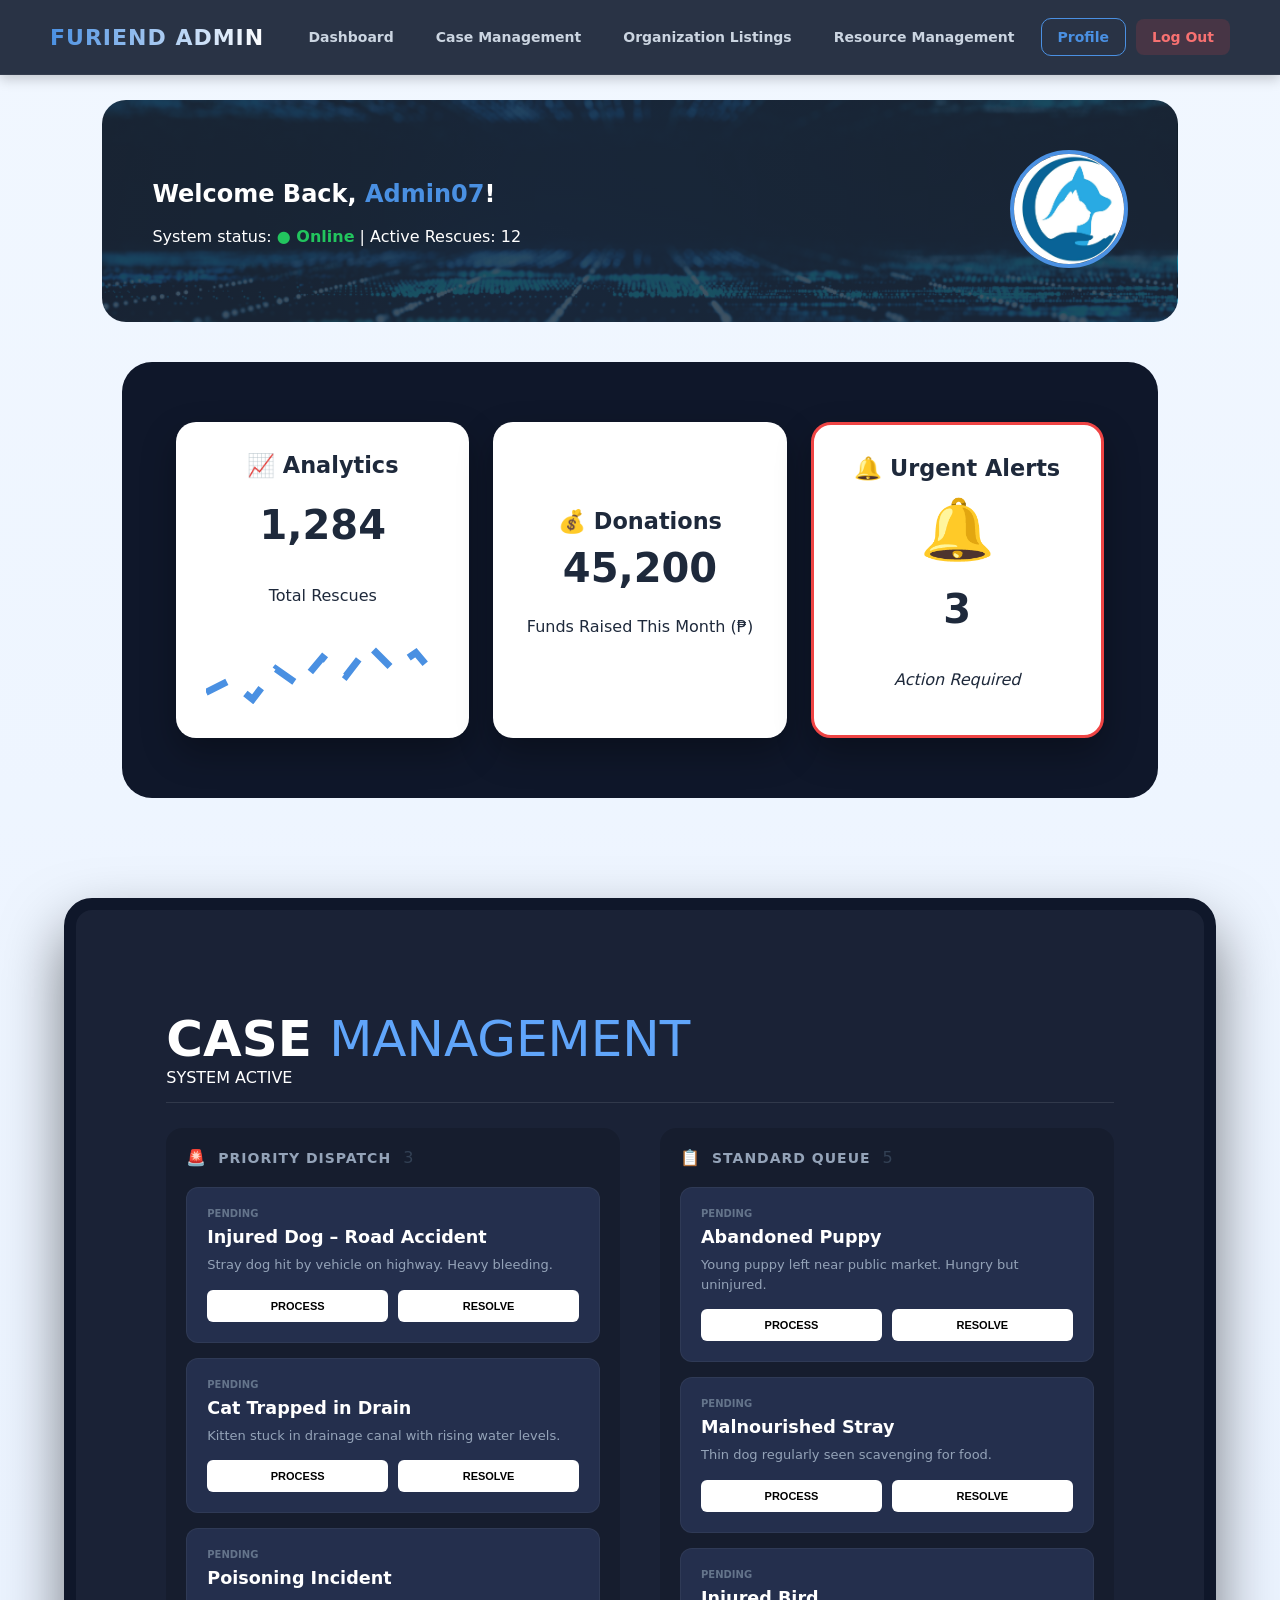
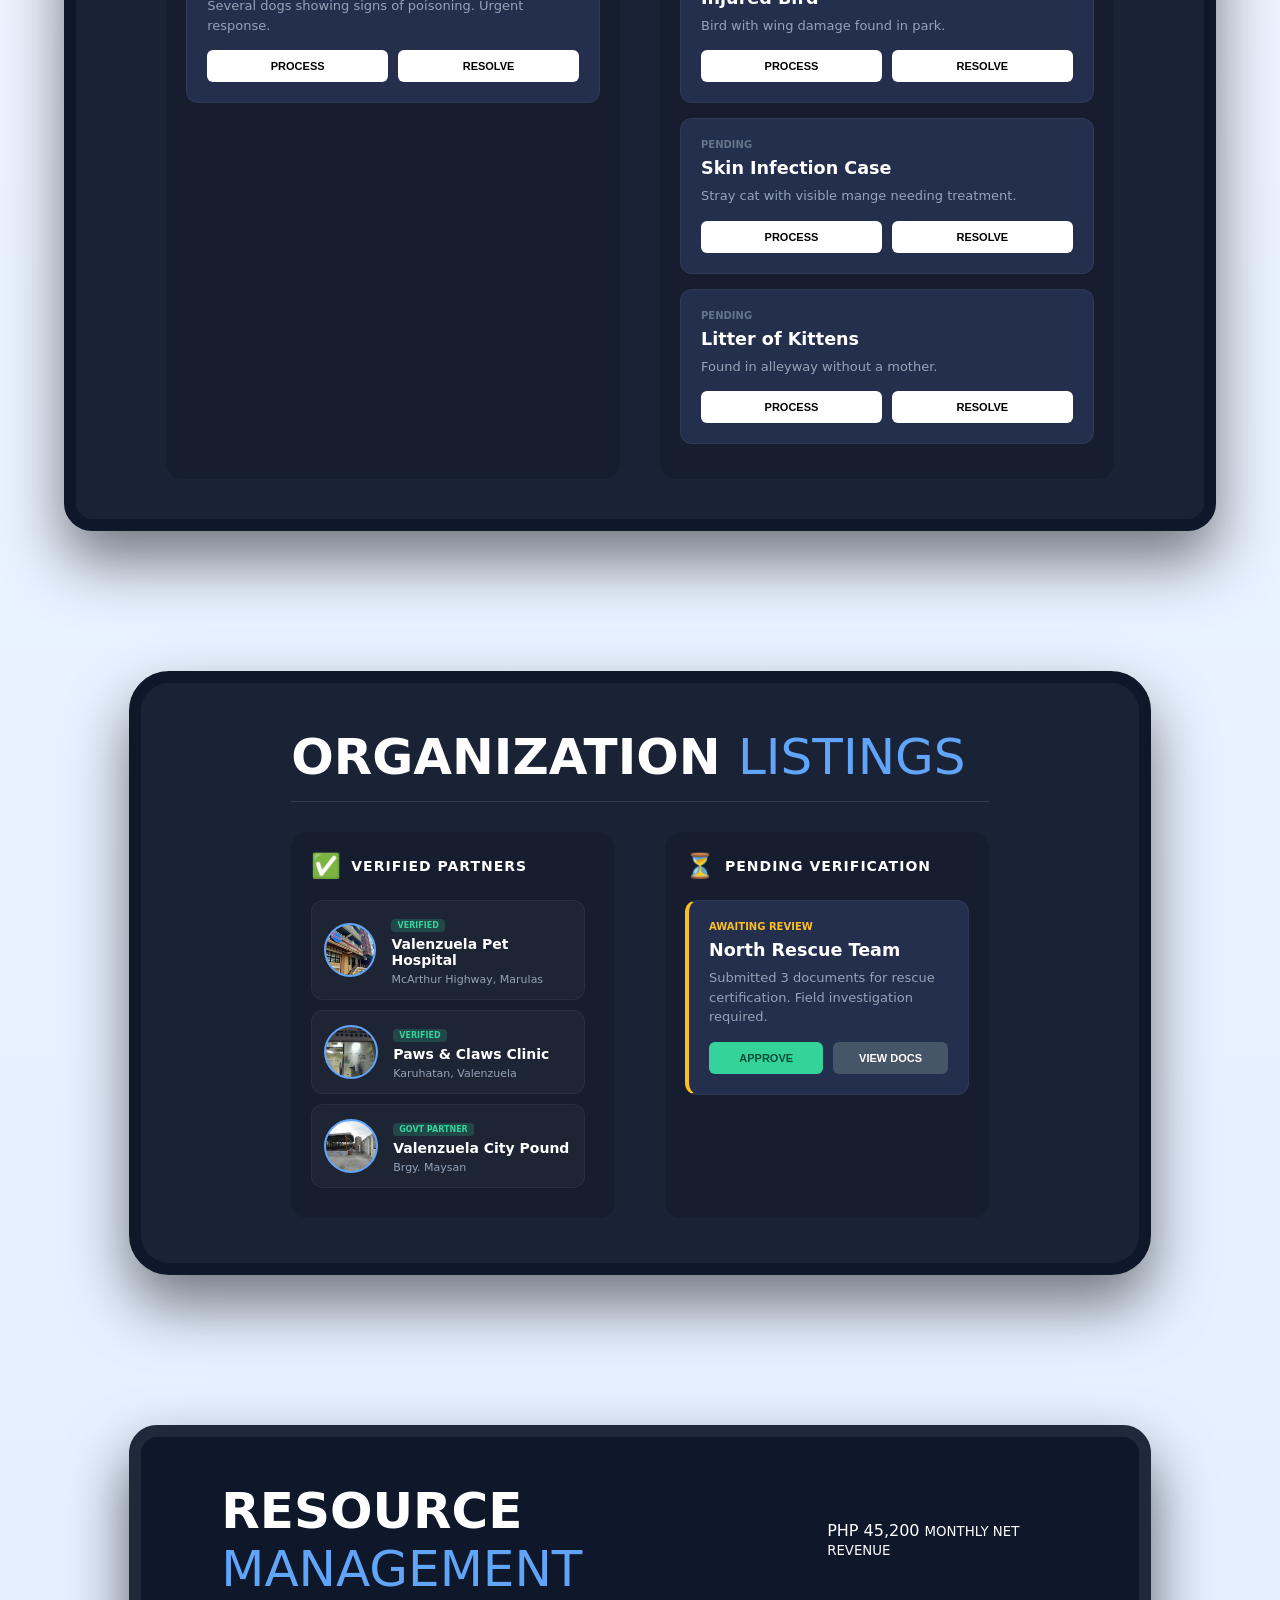
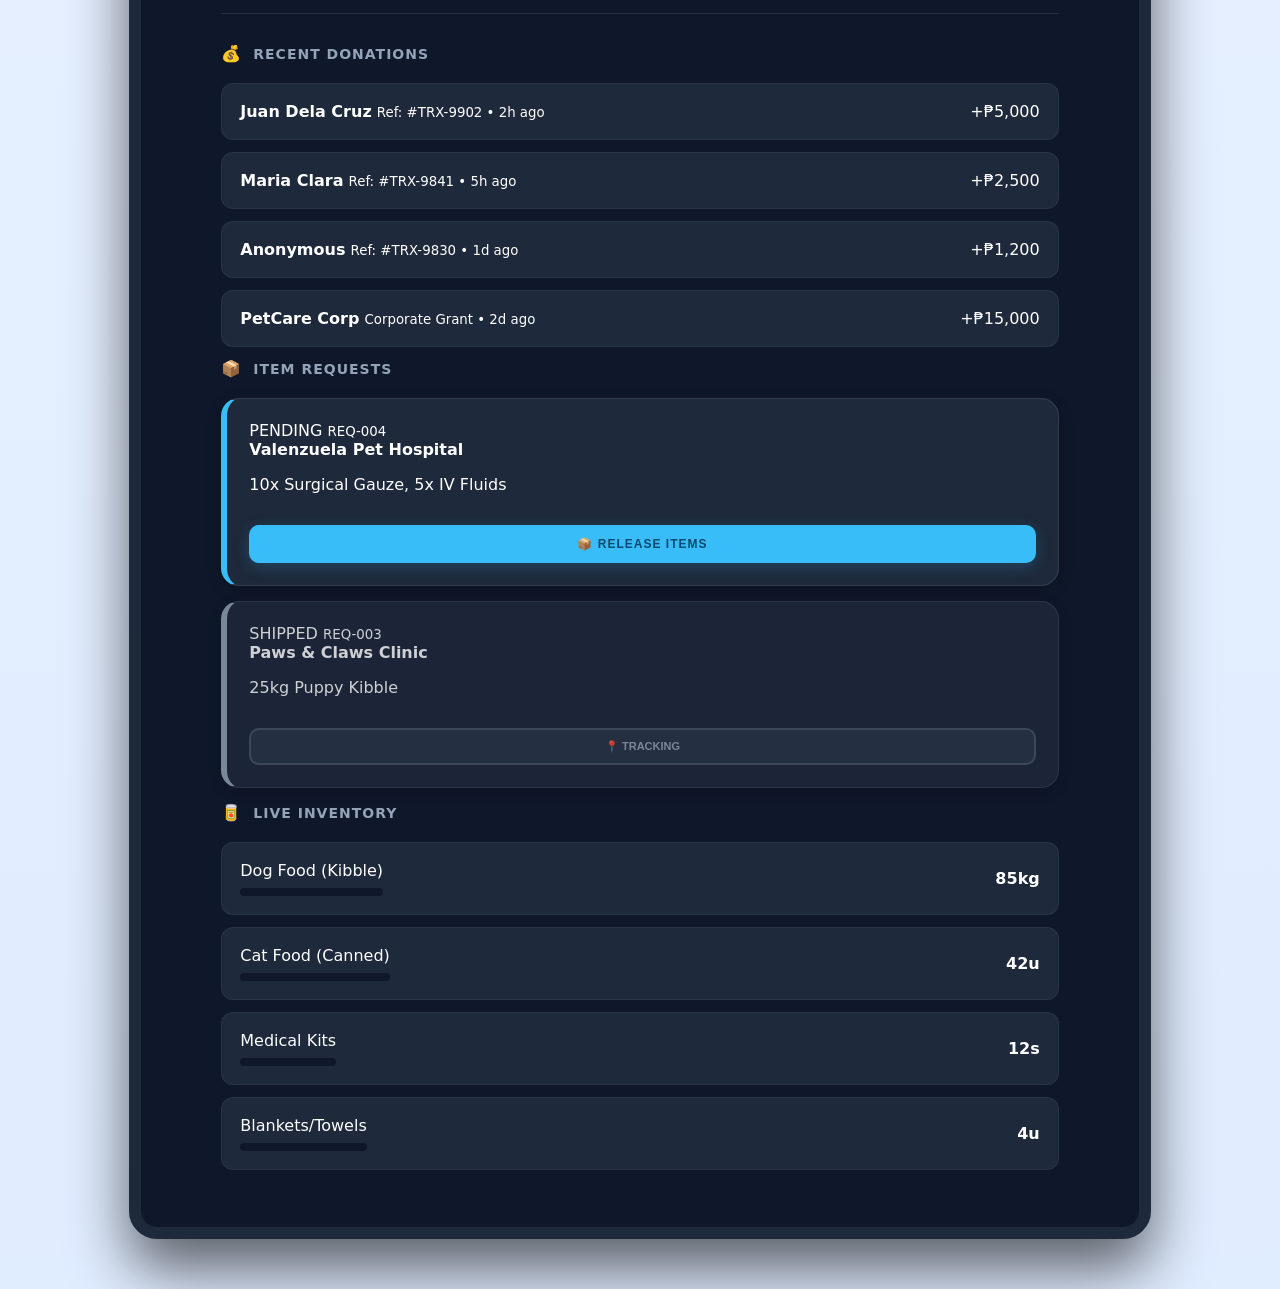
<file: Furiend/admin.html>
<!DOCTYPE html>
<html lang="en">
<head>
    <meta charset="UTF-8">
    <meta name="viewport" content="width=device-width, initial-scale=1.0">
    <title>Furiend | Admin Dashboard</title>
  
    <link rel="stylesheet" href="demostyle.css">
    <link rel="stylesheet" href="adminstyle.css">
</head>
<body>

<nav id="navbar">
    <div class="logo">FURIEND ADMIN</div>

    <div class="nav-links">
        <a href="#dashboard">Dashboard</a>
        <a href="#cases">Case Management</a>
        <a href="#org">Organization Listings</a>
        <a href="#resources">Resource Management</a>
        <a onclick="openModal()" class="profile-btn">Profile</a>
        <a href="index.html" class="logout">Log Out</a>
    </div>
</nav>

<section id="dashboard" class="animate-fade">
    
    <div class="admin-hero" style="background-image: linear-gradient(rgba(30, 41, 59, 0.8), rgba(30, 41, 59, 0.8)), url('Media/hero.png'); background-size: cover; background-position: center;">
        <div class="hero-text">
          
            <h1>Welcome Back, <span style="color: var(--primary);">Admin07</span>!</h1>
            <p>System status: <span class="status-indicator">● Online</span> | Active Rescues: 12</p>
        </div>
        <div class="hero-avatar">
      
            <img src="Media/logo.jpg" alt="Admin Avatar">
        </div>
    </div>


 <div class="admin-stats-container">
    <div class="grid admin-stats-grid">
        
       
        <div class="card stat-card pro-card float-anim" style="--accent: #4a90e2;">
            <div class="pro-card-header">
                <h2>📈 Analytics</h2>
            </div>
            <div class="stat-number" data-target="1284">0</div>
            <p>Total Rescues</p>
            <div class="analytics-graph">
                <svg viewBox="0 0 100 30">
                    <path class="graph-path-infinite" d="M0,25 L10,20 L20,28 L30,15 L40,22 L50,10 L60,18 L70,5 L80,15 L90,8 L100,20" fill="none" stroke="var(--accent)" stroke-width="3"/>
                </svg>
            </div>
        </div>
        
        
        <div class="card stat-card pro-card centered-content" style="--accent: #facc15;">
            <div class="particle-box">
                <span class="hollow-yellow"></span>
                <span class="hollow-yellow"></span>
                <span class="hollow-yellow"></span>
                <span class="hollow-yellow"></span>
                <span class="hollow-yellow"></span>
            </div>
            <div class="pro-card-header">
                <h2>💰 Donations</h2>
            </div>
            <div class="stat-number" data-target="45200">0</div>
            <p>Funds Raised This Month (₱)</p>
        </div>
        
      
        <div class="card stat-card pro-card alert-active pulse-red" onclick="location.href='#cases'" style="--accent: #ef4444;">
            <div class="pro-card-header">
                <h2>🔔 Urgent Alerts</h2>
            </div>
            <div class="bell-box">
                <div class="ringing-bell">🔔</div>
            </div>
            <div class="stat-number" data-target="3">0</div>
            <p><i>Action Required</i></p>
        </div>
        
    </div>
</div>
</section>

<div class="command-shell" id="cases"> <!-- Navigation ID Fixed Here -->
    <section class="dashboard-core">
        <div class="header-main">
            <div class="brand">
                <h2 class="title">CASE <span class="light">MANAGEMENT</span></h2>
                <div class="live-indicator active-glow" style="color: white;">
    <span class="pulse green-pulse"></span> SYSTEM ACTIVE
</div>
            </div>
            <div id="clockDisplay" class="clock"></div>
        </div>

        <div class="dual-grid">
            <!-- LEFT: PRIORITY -->
            <div class="col priority-zone">
                <div class="col-head">
                    <span>🚨</span>
                    <h3>PRIORITY DISPATCH</h3>
                    <span class="count-tag red">3</span>
                </div>
                <div id="urgentReports" class="stack"></div>
            </div>

            <!-- RIGHT: STANDARD -->
            <div class="col standard-zone">
                <div class="col-head">
                    <span>📋</span>
                    <h3>STANDARD QUEUE</h3>
                    <span class="count-tag blue">5</span>
                </div>
                <div id="reportList" class="stack"></div>
            </div>
        </div>
    </section>
</div>

<section id="org" class="animate-fade">
    <!-- Renamed to org-command-shell -->
    <div class="org-command-shell">
        <div class="org-header-main">
            <h2 class="title">ORGANIZATION <span class="light">LISTINGS</span></h2>
        </div>

        <div class="org-dual-grid">
            <!-- LEFT: VERIFIED PARTNERS -->
<div class="col">
    <div class="col-head" style="margin-bottom: 20px; display: flex; align-items: center; gap: 10px;">
        <span style="font-size: 24px;">✅</span>
        <h3 style="margin: 0; color: #fff; letter-spacing: 1px;">VERIFIED PARTNERS</h3>
    </div>
    
    <div class="partner-scroll-area">
        <!-- Clinic 1 -->
        <div class="partner-item">
            <div class="p-img" style="background-image: url('Media/clinic1.jpg');"></div>
            <div class="p-info">
                <span class="v-badge">VERIFIED</span>
                <h4>Valenzuela Pet Hospital</h4>
                <small>McArthur Highway, Marulas</small>
            </div>
        </div>

        <!-- Clinic 2 -->
        <div class="partner-item">
            <div class="p-img" style="background-image: url('Media/clinic2.jpg');"></div>
            <div class="p-info">
                <span class="v-badge">VERIFIED</span>
                <h4>Paws & Claws Clinic</h4>
                <small>Karuhatan, Valenzuela</small>
            </div>
        </div>

        <!-- Shelter 1 -->
        <div class="partner-item">
            <div class="p-img" style="background-image: url('Media/shelter1.jpg');"></div>
            <div class="p-info">
                <span class="v-badge">GOVT PARTNER</span>
                <h4>Valenzuela City Pound</h4>
                <small>Brgy. Maysan</small>
            </div>
        </div>
    </div>
</div>

            <!-- RIGHT: PENDING VERIFICATION -->
            <div class="col">
                <div class="col-head" style="margin-bottom: 20px; display: flex; align-items: center; gap: 10px;">
                    <span style="font-size: 24px;">⏳</span>
                    <h3 style="margin: 0; color: #fff; letter-spacing: 1px;">PENDING VERIFICATION</h3>
                </div>
                
                <div class="case-card pending-card" id="pending-org-1">
                    <span class="status-label s-processing">AWAITING REVIEW</span>
                    <h4>North Rescue Team</h4>
                    <p>Submitted 3 documents for rescue certification. Field investigation required.</p>
                    <div class="btn-group">
                        <button class="approve-btn" onclick="approveOrg('North Rescue Team', 'pending-org-1')">APPROVE</button>
                        <button class="deny-btn" onclick="viewDocuments('North Rescue Team')">VIEW DOCS</button>
                    </div>
                </div>
            </div>
        </div>
    </div>
</section>

           



<div class="modal" id="adminProfileModal">
    <div class="modal-content animate-fade">
        <h2>Admin Settings</h2>
        <div class="modal-body">
            <label>Full Name</label>
            <input type="text" value="Juan Dela Cruz">
            <label>Admin Access Level</label>
            <input type="text" value="Super Administrator" disabled>
        </div>
        <div class="modal-footer">
            <button class="btn" onclick="closeAdminModal()">Save</button>
            <button class="btn-text" onclick="closeAdminModal()">Cancel</button>
        </div>
    </div>
</div>

<div id="profileModal" class="modal">
    <div class="profile-modal-content">
        <!-- MODAL HEADER -->
        <div class="profile-header">
            <div class="profile-avatar">
                <span>AD</span>
            </div>
            <div class="profile-title">
                <h2>ADMIN <span class="light">PROFILE</span></h2>
                <small>System Administrator • Level 1 Access</small>
            </div>
            <button class="close-x" onclick="closeModal()">&times;</button>
        </div>

        <!-- ORGANIZATION SECTION -->
        <div class="profile-section">
            <div class="sec-head">
                <span class="icon">🏢</span>
                <h4>ORGANIZATION INFO</h4>
            </div>
            <div class="input-group">
                <label>Admin Name</label>
                <input type="text" value="Furiend Admin" class="profile-input">
            </div>
            <div class="input-group">
                <label>Associated Branch</label>
                <input type="text" value="Valenzuela Main HQ" class="profile-input" readonly>
            </div>
        </div>

        <!-- SETTINGS SECTION -->
        <div class="profile-section">
            <div class="sec-head">
                <span class="icon">⚙️</span>
                <h4>SYSTEM SETTINGS</h4>
            </div>
            <div class="settings-grid">
                <label class="switch-container">
                    <span>Enable Real-time Alerts</span>
                    <input type="checkbox" checked>
                    <span class="slider"></span>
                </label>
                <label class="switch-container">
                    <span>Email Notifications</span>
                    <input type="checkbox">
                    <span class="slider"></span>
                </label>
                <label class="switch-container">
                    <span>Dark Mode Persistence</span>
                    <input type="checkbox" checked>
                    <span class="slider"></span>
                </label>
            </div>
        </div>

        <!-- MODAL FOOTER -->
        <div class="profile-footer">
            <button class="btn-save" onclick="saveProfile()">SAVE CHANGES</button>
            <button class="btn-cancel" onclick="closeModal()">CANCEL</button>
        </div>
    </div>
</div>



<section id="resources" class="animate-fade">
    <div class="res-command-shell">
        <div class="org-header-main">
            <h2 class="title">RESOURCE <span class="light">MANAGEMENT</span></h2>
            <div class="total-donations-pill">
                <span class="currency">PHP</span> 45,200 
                <small>MONTHLY NET REVENUE</small>
            </div>
        </div>

        <div class="res-triple-grid">
            <!-- COLUMN 1: DONATIONS LEDGER -->
            <div class="res-col">
                <div class="col-head">
                    <span>💰</span>
                    <h3>RECENT DONATIONS</h3>
                </div>
                <div class="res-list">
                    <div class="res-item">
                        <div class="donor-info">
                            <b>Juan Dela Cruz</b>
                            <small>Ref: #TRX-9902 • 2h ago</small>
                        </div>
                        <span class="amount">+₱5,000</span>
                    </div>
                    <div class="res-item">
                        <div class="donor-info">
                            <b>Maria Clara</b>
                            <small>Ref: #TRX-9841 • 5h ago</small>
                        </div>
                        <span class="amount">+₱2,500</span>
                    </div>
                    <div class="res-item">
                        <div class="donor-info">
                            <b>Anonymous</b>
                            <small>Ref: #TRX-9830 • 1d ago</small>
                        </div>
                        <span class="amount">+₱1,200</span>
                    </div>
                    <div class="res-item">
                        <div class="donor-info">
                            <b>PetCare Corp</b>
                            <small>Corporate Grant • 2d ago</small>
                        </div>
                        <span class="amount">+₱15,000</span>
                    </div>
                </div>
            </div>

            <!-- COLUMN 2: DISTRIBUTION & LOGISTICS -->
            <div class="res-col">
                <div class="col-head">
                    <span>📦</span>
                    <h3>ITEM REQUESTS</h3>
                </div>
                <div class="res-list">
                    <div class="req-card pending">
    <div class="req-header">
        <span class="tag-req">PENDING</span>
        <small>REQ-004</small>
    </div>
    <b>Valenzuela Pet Hospital</b>
    <p>10x Surgical Gauze, 5x IV Fluids</p>
    <!-- Use process-btn for the blue action button -->
    <button class="process-btn">📦 RELEASE ITEMS</button>
</div>

<!-- Example of a Shipped Item -->
<div class="req-card completed">
    <div class="req-header">
        <span class="tag-req">SHIPPED</span>
        <small>REQ-003</small>
    </div>
    <b>Paws & Claws Clinic</b>
    <p>25kg Puppy Kibble</p>
    <!-- Use view-btn for the gray tracking button -->
    <button class="view-btn">📍 TRACKING</button>
</div>
                </div>
            </div>

            <!-- COLUMN 3: INVENTORY STOCK -->
            <div class="res-col">
                <div class="col-head">
                    <span>🥫</span>
                    <h3>LIVE INVENTORY</h3>
                </div>
                <div class="res-list">
                    <div class="inv-item">
                        <div class="inv-meta">
                            <span>Dog Food (Kibble)</span>
                            <div class="progress-bar"><div class="fill" style="width: 85%;"></div></div>
                        </div>
                        <b class="qty">85kg</b>
                    </div>
                    <div class="inv-item">
                        <div class="inv-meta">
                            <span>Cat Food (Canned)</span>
                            <div class="progress-bar"><div class="fill warning" style="width: 30%;"></div></div>
                        </div>
                        <b class="qty">42u</b>
                    </div>
                    <div class="inv-item">
                        <div class="inv-meta">
                            <span>Medical Kits</span>
                            <div class="progress-bar"><div class="fill" style="width: 60%;"></div></div>
                        </div>
                        <b class="qty">12s</b>
                    </div>
                    <div class="inv-item">
                        <div class="inv-meta">
                            <span>Blankets/Towels</span>
                            <div class="progress-bar"><div class="fill danger" style="width: 10%;"></div></div>
                        </div>
                        <b class="qty">4u</b>
                    </div>
                </div>
            </div>
        </div>
    </div>
</section>

<script src="adminscript.js"></script>
</body>
</html>
</file>
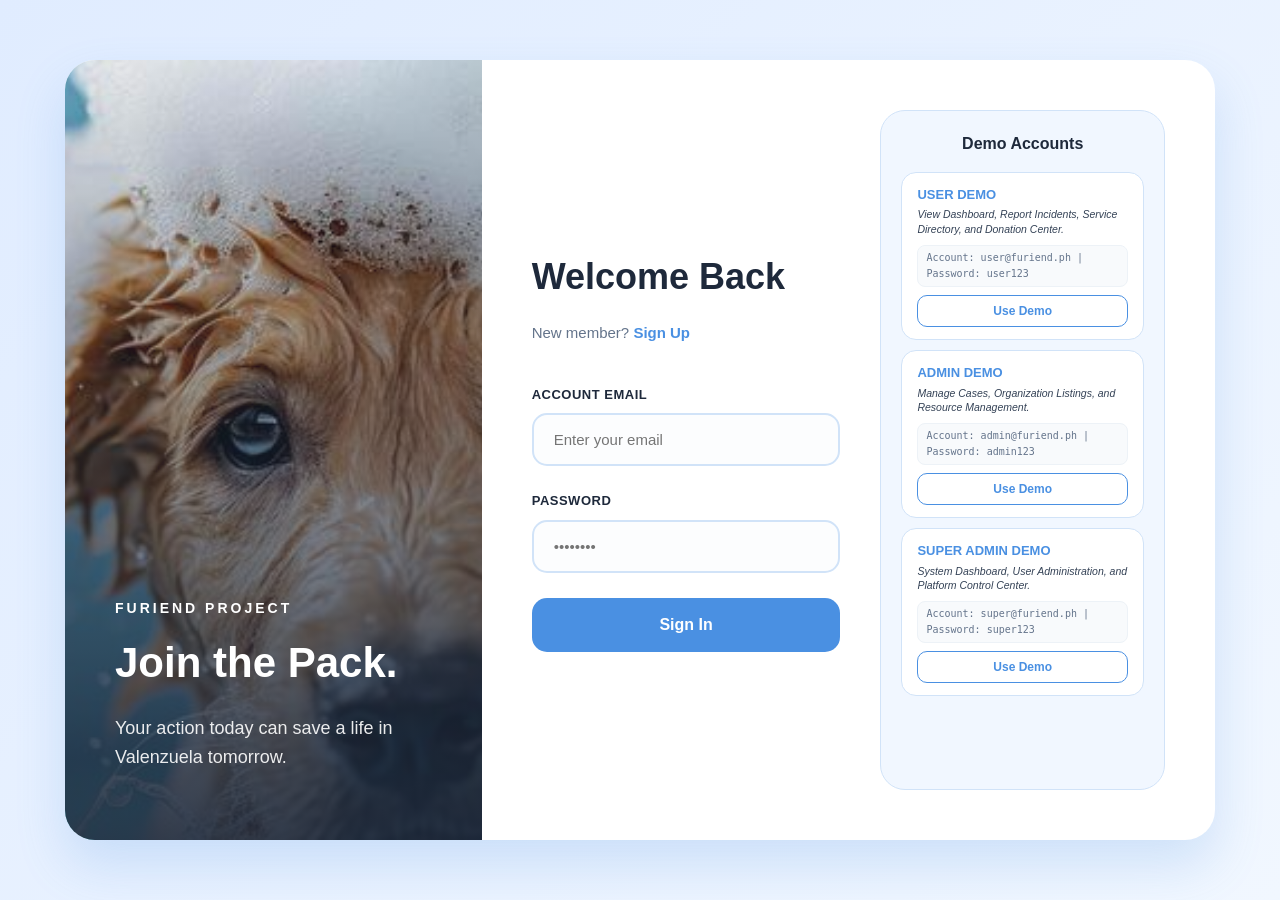
<file: Furiend/login.html>
<!DOCTYPE html>
<html lang="en">
<head>
<meta charset="UTF-8">
<meta name="viewport" content="width=device-width, initial-scale=1.0">
<title>Furiend | Login & Sign Up</title>
<link rel="stylesheet" href="style.css">
</head>
<body>

<body class="login-body-wrapper">

<div class="login-container">
    <div class="login-visual">
        <div class="login-carousel-bg">
            <div class="login-slide active" style="background-image: url('Media/banner1.jpg');"></div>
            <div class="login-slide" style="background-image: url('Media/banner2.jpg');"></div>
            <div class="login-slide" style="background-image: url('Media/banner3.jpg');"></div>
        </div>
        <div class="visual-content">
            <div style="font-weight: 800; letter-spacing: 3px; font-size: 14px; margin-bottom: 10px;">FURIEND PROJECT</div>
            <h2>Join the Pack.</h2>
            <p>Your action today can save a life in Valenzuela tomorrow.</p>
        </div>
    </div>

    <div class="login-main-area">
        <div class="form-section">
            <div id="loginForm">
                <div class="form-header">
                    <h1>Welcome Back</h1>
                    <p>New member? <a href="javascript:void(0)" onclick="openTerms()" style="color:var(--primary-blue); font-weight:700; text-decoration:none;">Sign Up</a></p>
                </div>
                <div class="input-group">
                    <label>Account Email</label>
                    <input type="text" id="loginUser" placeholder="Enter your email">
                </div>
                <div class="input-group">
                    <label>Password</label>
                    <input type="password" id="loginPass" placeholder="••••••••">
                </div>
                <button class="btn-main" onclick="handleLogin()">Sign In</button>
            </div>

            <div id="signupForm" class="hidden">
                <div class="form-header">
                    <h1>Create Account</h1>
                    <p>Already a member? <a href="javascript:void(0)" onclick="toggleForms()" style="color:var(--primary-blue); font-weight:700; text-decoration:none;">Log In</a></p>
                </div>
                <div class="input-group">
                    <label>Full Name</label>
                    <input type="text" placeholder="Juan Dela Cruz">
                </div>
                <div class="input-group">
                    <label>Email Address</label>
                    <input type="email" placeholder="juan@example.com">
                </div>
                <div class="input-group">
                    <label>Create Password</label>
                    <input type="password" placeholder="••••••••">
                </div>
                <button class="btn-main" onclick="completeSignup()">Complete Registration</button>
            </div>
        </div>

        <div class="demo-sidebar">
    <h3>Demo Accounts</h3>
    
    <div class="demo-card">
        <b>User Demo</b>
        <span class="role-desc">View Dashboard, Report Incidents, Service Directory, and Donation Center.</span>
        <code>Account: user@furiend.ph | Password: user123</code>
        <button class="btn-use-demo" onclick="autoFill('user')">Use Demo</button>
    </div>

    <div class="demo-card">
        <b>Admin Demo</b>
        <span class="role-desc">Manage Cases, Organization Listings, and Resource Management.</span>
        <code>Account: admin@furiend.ph | Password: admin123</code>
        <button class="btn-use-demo" onclick="autoFill('admin')">Use Demo</button>
    </div>

    <div class="demo-card">
        <b>Super Admin Demo</b>
        <span class="role-desc">System Dashboard, User Administration, and Platform Control Center.</span>
        <code>Account: super@furiend.ph | Password: super123</code>
        <button class="btn-use-demo" onclick="autoFill('superadmin')">Use Demo</button>
    </div>
</div>

<div class="login-modal" id="termsModal">
    <div class="modal-content">
        <div class="terms-header">
            <h2>Terms of Agreement</h2>
            <p style="color: var(--text-muted); font-size: 14px;">Please acknowledge our community guidelines</p>
        </div>
        <div class="terms-box">
            <div class="terms-item"><b>REPORTS</b> <span>By using Furiend, you agree that all incident reports submitted must be truthful and include accurate geolocation data for emergency response.</span></div>
            <hr style="border: 0; border-top: 1px solid var(--border-blue); margin: 15px 0;">
            <div class="terms-item"><b>PRIVACY</b> <span>We protect your personal data. Your contact information is only shared with verified rescuers when you initiate a report.</span></div>
            <hr style="border: 0; border-top: 1px solid var(--border-blue); margin: 15px 0;">
            <div class="terms-item"><b>DONATIONS</b> <span>All medical and food donations made through the platform are tracked transparently for the benefit of Valenzuela partner shelters.</span></div>
            <hr style="border: 0; border-top: 1px solid var(--border-blue); margin: 15px 0;">
            <div class="terms-item"><b>CONDUCT</b> <span>Any user found providing false information or harassing shelter administrators will have their access permanently revoked.</span></div>
        </div>
        <button class="btn-main" onclick="acceptTerms()">I Accept the Terms</button>
        <button onclick="closeTerms()" style="width:100%; background:none; border:none; margin-top:15px; cursor:pointer; color:var(--text-muted); font-size: 14px;">Cancel Registration</button>
    </div>
</div>

<script src="script.js"></script>

</body>
</html>
</file>
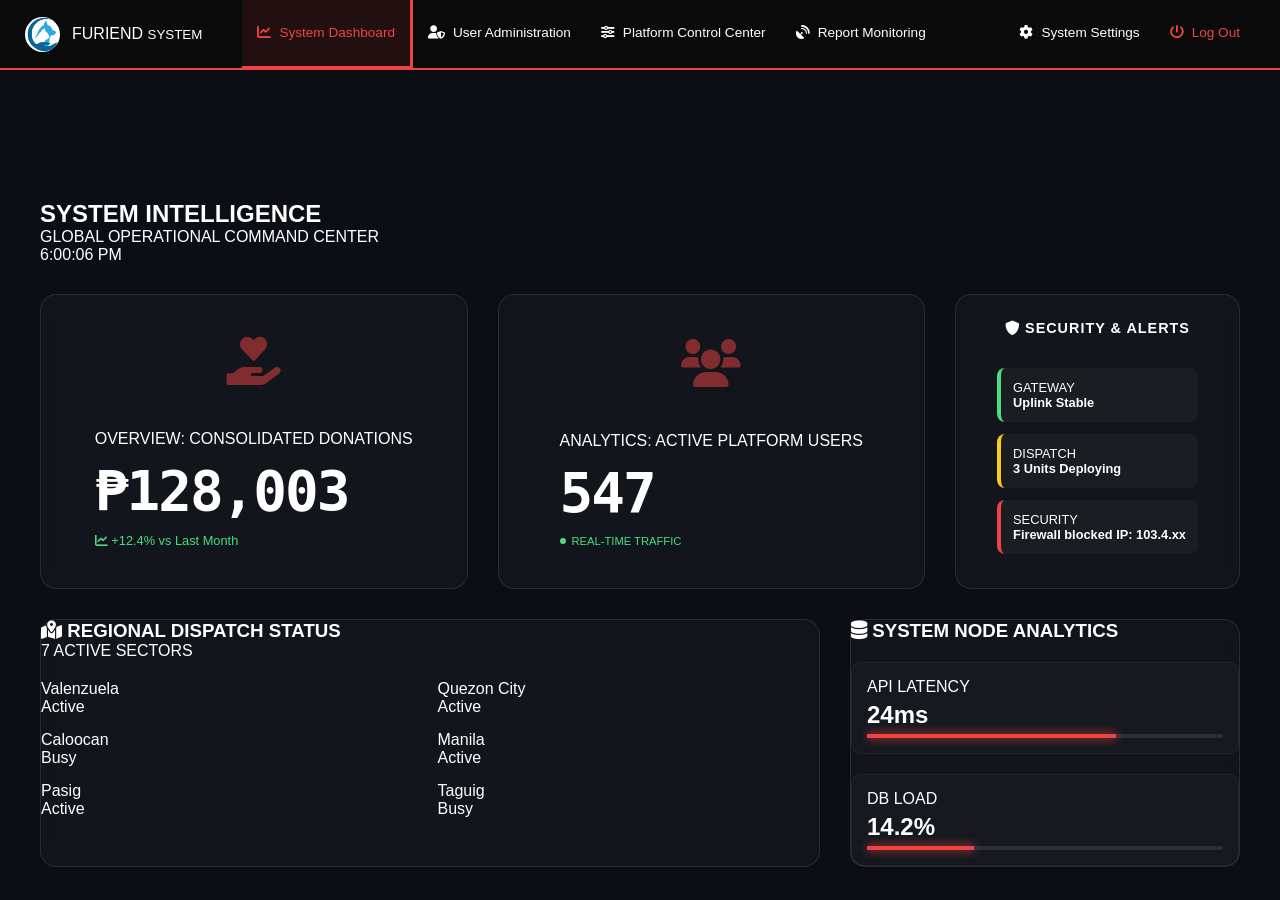
<file: Furiend/superadmin.html>
<!DOCTYPE html>
<html lang="en">
<head>
    <meta charset="UTF-8">
    <meta name="viewport" content="width=device-width, initial-scale=1.0">
    <title>Furiend | Root Terminal</title>
    <link rel="stylesheet" href="superstyle.css">
    <!-- Font Awesome for professional icons -->
    <link rel="stylesheet" href="https://cdnjs.cloudflare.com/ajax/libs/font-awesome/6.0.0/css/all.min.css">
</head>
<body class="super-admin-theme">
<header class="top-nav">
    <div class="nav-container">
        <!-- Logo Section -->
        <div class="nav-logo">
            <img src="Media/logo.jpg" alt="Logo">
            <div class="brand-text">
                <span>FURIEND <small>SYSTEM</small></span>
            </div>
        </div>

        <!-- Navigation Section -->
        <nav class="main-links">
            <a href="#dashboard" class="nav-item active"><i class="fas fa-chart-line"></i> System Dashboard</a>
            <a href="#administration" class="nav-item"><i class="fas fa-user-shield"></i> User Administration</a>
            <a href="#controlcenter" class="nav-item"><i class="fas fa-sliders-h"></i> Platform Control Center</a>
            <a href="#monitoring" class="nav-item"><i class="fas fa-satellite-dish"></i> Report Monitoring</a>
            
            <div class="nav-right-group">
                <a onclick="toggleSuperModal('profileModal')" class="nav-item settings-trigger"><i class="fas fa-cog"></i> System Settings</a>
                <a href="index.html" class="nav-item logout"><i class="fas fa-power-off"></i> Log Out</a>
            </div>
        </nav>
    </div>
</header>

<main class="content-area">
    <section id="dashboard" class="section-pane active">
	<header class="pane-header">
        <div class="title-group">
            <h1>SYSTEM <span class="text-red">INTELLIGENCE</span></h1>
            <p class="subtitle">GLOBAL OPERATIONAL COMMAND CENTER</p>
        </div>
        <div class="system-clock" id="liveClock">00:00:00</div>
    </header>

    <!-- ROW 1: PRIMARY METRICS (BIGGER) -->
    <div class="stat-grid-expanded">
        <div class="stat-card glass big-stat">
            <div class="stat-icon-large"><i class="fas fa-hand-holding-heart"></i></div>
            <div class="stat-data">
                <label>OVERVIEW: CONSOLIDATED DONATIONS</label>
                <h2 id="totalDonations" class="display-1">₱300,000</h2>
                <div class="growth-indicator text-green">
                    <i class="fas fa-chart-line"></i> +12.4% vs Last Month
                </div>
            </div>
        </div>

        <div class="stat-card glass big-stat">
            <div class="stat-icon-large"><i class="fas fa-users"></i></div>
            <div class="stat-data">
                <label>ANALYTICS: ACTIVE PLATFORM USERS</label>
                <h2 id="activeUsers" class="display-1">1,284</h2>
                <div class="live-indicator">
                    <span class="pulse-dot"></span> REAL-TIME TRAFFIC
                </div>
            </div>
        </div>

        <div class="stat-card glass alerts-zone">
            <label class="text-red headline-label"><i class="fas fa-shield-alt"></i> SECURITY & ALERTS</label>
            <div id="activeAlertsContainer" class="expanded-alert-stack">
                <div class="mini-alert green">
                    <span>GATEWAY</span>
                    <strong>Uplink Stable</strong>
                </div>
                <div class="mini-alert yellow">
                    <span>DISPATCH</span>
                    <strong>3 Units Deploying</strong>
                </div>
                <div class="mini-alert red">
                    <span>SECURITY</span>
                    <strong>Firewall blocked IP: 103.4.xx</strong>
                </div>
            </div>
        </div>
    </div>

    <!-- ROW 2: INFRASTRUCTURE & DISPATCH (WIDER) -->
    <div class="infrastructure-grid-expanded">
        <div class="panel glass">
            <div class="panel-header">
                <h3><i class="fas fa-map-marked-alt"></i> REGIONAL DISPATCH STATUS</h3>
                <span class="v-badge">7 ACTIVE SECTORS</span>
            </div>
            <div class="region-grid">
                <div class="region-item"><span>Valenzuela</span><div class="status-pill online">Active</div></div>
                <div class="region-item"><span>Quezon City</span><div class="status-pill online">Active</div></div>
                <div class="region-item"><span>Caloocan</span><div class="status-pill busy">Busy</div></div>
                <div class="region-item"><span>Manila</span><div class="status-pill online">Active</div></div>
                <div class="region-item"><span>Pasig</span><div class="status-pill online">Active</div></div>
                <div class="region-item"><span>Taguig</span><div class="status-pill busy">Busy</div></div>
            </div>
        </div>

        <div class="panel glass">
            <div class="panel-header">
                <h3><i class="fas fa-database"></i> SYSTEM NODE ANALYTICS</h3>
            </div>
            <div class="node-performance-grid">
                <div class="node-box">
                    <label>API LATENCY</label>
                    <div class="node-val">24ms</div>
                    <div class="node-sparkline"><div class="spark-fill" style="width: 70%"></div></div>
                </div>
                <div class="node-box">
                    <label>DB LOAD</label>
                    <div class="node-val">14.2%</div>
                    <div class="node-sparkline"><div class="spark-fill" style="width: 30%"></div></div>
                </div>
            </div>
        </div>
    </div>
</section>

<br><br><br>

<section id="administration" class="section-pane">
    <header class="pane-header">
        <div class="title-group">
            <h1>USER <span class="text-red">ADMINISTRATION</span></h1>
            <p class="subtitle">IDENTITY & ACCESS MANAGEMENT (IAM)</p>
        </div>
        <div class="header-actions">
            <button class="btn-cyber">
                <i class="fas fa-user-plus"></i> PROVISION IDENTITY
            </button>
        </div>
    </header>

    <div class="admin-grid-triple">
        <!-- PANEL A: MANAGE USERS (7 USERS) -->
        <div class="panel glass">
            <div class="panel-header">
                <h3><i class="fas fa-users"></i> Manage Users</h3>
                <span class="v-badge">7 ACTIVE</span>
            </div>
            <div class="user-list-scroll">
                <div class="directory-item"><span>User_Alpha_99</span><button class="btn-icon"><i class="fas fa-user-edit"></i></button></div>
                <div class="directory-item"><span>User_Beta_42</span><button class="btn-icon"><i class="fas fa-user-edit"></i></button></div>
                <div class="directory-item"><span>User_Gamma_12</span><button class="btn-icon"><i class="fas fa-user-edit"></i></button></div>
                <div class="directory-item"><span>User_Delta_07</span><button class="btn-icon"><i class="fas fa-user-edit"></i></button></div>
                <div class="directory-item"><span>User_Epsilon_88</span><button class="btn-icon"><i class="fas fa-user-edit"></i></button></div>
                <div class="directory-item"><span>User_Zeta_15</span><button class="btn-icon"><i class="fas fa-user-edit"></i></button></div>
                <div class="directory-item"><span>User_Theta_33</span><button class="btn-icon"><i class="fas fa-user-edit"></i></button></div>
            </div>
        </div>

        <!-- PANEL B: MANAGE ADMINS (5 ADMINS) -->
        <div class="panel glass">
            <div class="panel-header">
                <h3><i class="fas fa-user-shield"></i> Manage Admins</h3>
                <span class="v-badge red">5 PRIVILEGED</span>
            </div>
            <div class="user-list-scroll">
                <div class="directory-item privileged"><span>Root_Commander</span><button class="btn-icon red"><i class="fas fa-key"></i></button></div>
                <div class="directory-item privileged"><span>Admin_Sentinel_1</span><button class="btn-icon red"><i class="fas fa-shield-alt"></i></button></div>
                <div class="directory-item privileged"><span>Admin_Sentinel_2</span><button class="btn-icon red"><i class="fas fa-shield-alt"></i></button></div>
                <div class="directory-item privileged"><span>Sys_Architect_X</span><button class="btn-icon red"><i class="fas fa-cog"></i></button></div>
                <div class="directory-item privileged"><span>Security_Lead_01</span><button class="btn-icon red"><i class="fas fa-lock"></i></button></div>
            </div>
        </div>

        <!-- PANEL C: ROLES -->
        <div class="panel glass">
            <div class="panel-header">
                <h3><i class="fas fa-fingerprint"></i> System Roles</h3>
            </div>
            <div class="role-stack">
                <div class="role-card"><strong>Superadmin</strong><p>Unrestricted access to all kernel functions.</p></div>
                <div class="role-card"><strong>Fleet Manager</strong><p>Control over regional dispatch and resources.</p></div>
                <div class="role-card"><strong>Auditor</strong><p>Read-only access to encrypted logs and finances.</p></div>
            </div>
        </div>
    </div>
</section>

<br><br><br>

<section id="controlcenter" class="section-pane">
    <header class="pane-header">
        <div class="title-group">
            <h1>PLATFORM <span class="text-red">CONTROL CENTER</span></h1>
            <p class="subtitle">AUTONOMOUS MODERATION & DISPATCH PROTOCOLS</p>
        </div>
        <div class="system-stats">
            <div class="stat-mini"><small>ACTIVE_NODES:</small> <span class="text-red">12</span></div>
            <div class="stat-mini"><small>SYSTEM_LOAD:</small> 24%</div>
        </div>
    </header>

    <div class="control-grid-triple">
        <!-- PANEL A: INCIDENT QUEUE (4 CASES) -->
        <div class="panel glass">
            <div class="panel-header">
                <h3><i class="fas fa-satellite-dish"></i> Incident Queue</h3>
                <span class="v-badge animate-pulse">4 NEW</span>
            </div>
            <div class="control-stack">
                <!-- Case 1: High Priority -->
                <div class="control-card hover-lift border-red">
                    <div class="card-lead">
                        <strong class="text-red">CASE #882-A</strong>
                        <span class="v-badge red">URGENT</span>
                    </div>
                    <div class="telemetry-data">
                        <span>COORD: 14.6760° N, 120.9850° E</span>
                        <span>ANALYSIS: TRAUMA_DETECTED (84%)</span>
                    </div>
                    <p>Injured Dog – Road Accident. Stray dog hit by vehicle on highway. Heavy bleeding reported.</p>
                    <div class="card-btns">
                        <button class="btn-cyber-small">AUTHORIZE</button>
                        <button class="btn-ghost-red">DENY</button>
                    </div>
                </div>

                <!-- Case 2: Rescue Needed -->
                <div class="control-card hover-lift">
                    <div class="card-lead">
                        <strong>CASE #891-C</strong>
                        <span class="v-badge">CRITICAL</span>
                    </div>
                    <div class="telemetry-data">
                        <span>COORD: 14.5995° N, 120.9842° E</span>
                        <span>RISK: RISING_WATER</span>
                    </div>
                    <p>Cat Trapped in Drain. Kitten stuck in drainage canal with rising water levels.</p>
                    <div class="card-btns">
                        <button class="btn-cyber-small">AUTHORIZE</button>
                        <button class="btn-ghost-red">DENY</button>
                    </div>
                </div>

                <!-- Case 3: Health Issue -->
                <div class="control-card hover-lift">
                    <div class="card-lead">
                        <strong>CASE #902-M</strong>
                        <span class="v-badge">STABLE</span>
                    </div>
                    <div class="telemetry-data">
                        <span>COORD: 14.6507° N, 121.0483° E</span>
                        <span>TYPE: MANGE_SEVERE</span>
                    </div>
                    <p>Stray Dog – Skin Infection. Advanced mange case near public market. Non-aggressive.</p>
                    <div class="card-btns">
                        <button class="btn-cyber-small">AUTHORIZE</button>
                        <button class="btn-ghost-red">DENY</button>
                    </div>
                </div>

                <!-- Case 4: Entrapment -->
                <div class="control-card hover-lift">
                    <div class="card-lead">
                        <strong>CASE #915-K</strong>
                        <span class="v-badge">PENDING</span>
                    </div>
                    <div class="telemetry-data">
                        <span>COORD: 14.7011° N, 121.0330° E</span>
                        <span>STATUS: RESTRICTED_SPACE</span>
                    </div>
                    <p>Puppy stuck between walls. Unable to move. Low vocalization detected.</p>
                    <div class="card-btns">
                        <button class="btn-cyber-small">AUTHORIZE</button>
                        <button class="btn-ghost-red">DENY</button>
                    </div>
                </div>
            </div>
        </div>

        <!-- PANEL B: IDENTITY VAULT (4 ORGS) -->
        <div class="panel glass">
            <div class="panel-header">
                <h3><i class="fas fa-shield-check"></i> Identity Vault</h3>
            </div>
            <div class="control-stack">
                <!-- Org 1 -->
                <div class="control-card verify-card active-border">
                    <div class="card-lead">
                        <strong>PAWS_PHILIPPINES</strong>
                        <span class="status-indicator online">ACTIVE</span>
                    </div>
                    <ul class="validation-list">
                        <li><i class="fas fa-check"></i> Tier 1 Organization</li>
                        <li><i class="fas fa-check"></i> SEC Registered</li>
                    </ul>
                    <div class="card-btns">
                        <button class="btn-cyber-small">MANAGE</button>
                        <button class="btn-ghost">VAULT</button>
                    </div>
                </div>

                <!-- Org 2 -->
                <div class="control-card verify-card">
                    <div class="card-lead">
                        <strong>METRO_RESCUE_HUB</strong>
                        <span class="status-indicator online">ACTIVE</span>
                    </div>
                    <ul class="validation-list">
                        <li><i class="fas fa-check"></i> Logistic Node</li>
                        <li><i class="fas fa-check"></i> 8 Active Units</li>
                    </ul>
                    <div class="card-btns">
                        <button class="btn-cyber-small">MANAGE</button>
                        <button class="btn-ghost">VAULT</button>
                    </div>
                </div>

                <!-- Org 3 -->
                <div class="control-card verify-card">
                    <div class="card-lead">
                        <strong>VET_NETWORK_PH</strong>
                        <span class="status-indicator">STANDBY</span>
                    </div>
                    <ul class="validation-list">
                        <li><i class="fas fa-check"></i> Medical Support</li>
                        <li><i class="fas fa-check"></i> 24/7 Availability</li>
                    </ul>
                    <div class="card-btns">
                        <button class="btn-cyber-small">MANAGE</button>
                        <button class="btn-ghost">VAULT</button>
                    </div>
                </div>

                <!-- Org 4 -->
                <div class="control-card verify-card border-yellow">
                    <div class="card-lead">
                        <strong class="text-yellow">VOL_COALITION</strong>
                        <span class="v-badge yellow">REVIEW</span>
                    </div>
                    <ul class="validation-list">
                        <li><i class="fas fa-exclamation-triangle"></i> Docs Expiring</li>
                        <li><i class="fas fa-check"></i> Community Group</li>
                    </ul>
                    <div class="card-btns">
                        <button class="btn-cyber-small yellow">RE-VERIFY</button>
                        <button class="btn-ghost">DOCS</button>
                    </div>
                </div>
            </div>
        </div>

        <!-- PANEL C: NEURAL SENTINEL -->
        <div class="panel glass">
            <div class="panel-header">
                <h3><i class="fas fa-brain"></i> Neural Sentinel</h3>
            </div>
            <div class="mod-settings">
                <div class="setting-item glass active-glow">
                    <div class="set-info">
                        <strong>HEURISTIC_SCANNING</strong>
                        <div class="load-bar"><div class="load-progress"></div></div>
                    </div>
                    <label class="switch">
                        <input type="checkbox" checked>
                        <span class="slider"></span>
                    </label>
                </div>

                <div class="audit-stream">
                    <label class="headline-label">SYSTEM_LOG_UPLINK</label>
                    <div class="terminal-box" id="neuralLogs">
                        <div class="log-entry"><span class="timestamp">[20:04]</span> <span class="text-green">[INFO]</span> All nodes operational.</div>
                    </div>
                </div>
            </div>
        </div>
    </div>
</section>

<br><br><br>
    <!-- 2. LIVE MONITORING & COMMAND -->
<section id="monitoring" class="section-pane">
    <header class="pane-header">
        <div class="title-group">
            <h1>LIVE <span class="text-red">MONITORING</span></h1>
            <p class="subtitle">REAL-TIME TELEMETRY & NETWORK AUDIT</p>
        </div>
        <div class="header-status">
            <span class="pulse-dot"></span> <small>UPLINK ACTIVE</small>
        </div>
    </header>

    <div class="monitor-grid-unified">
        <!-- LEFT COLUMN: GEO-TRACKING & INSIGHTS -->
        <div class="monitor-main-col">
            <div class="map-container glass">
                <div class="map-header">
                    <h3><i class="fas fa-satellite"></i> Global Report Feed</h3>
                    <div id="mapTooltip" class="map-tooltip">Hover over a ping for telemetry</div>
                </div>
                <div class="map-viewport" id="mapOverlay">
                    <!-- Location Pings -->
                </div>
            </div>

            <div class="insights-row">
                <div class="insight-card glass">
                    <label>Avg Response Time</label>
                    <strong>14m</strong>
                </div>
                <div class="insight-card glass">
                    <label>Resolution Rate</label>
                    <strong>94.2%</strong>
                </div>
                <div class="insight-card glass">
                    <label>Total Ping Events</label>
                    <strong id="pingCount">482</strong>
                </div>
            </div>
        </div>

        <!-- RIGHT COLUMN: ADMIN REGISTRY & AUDIT -->
        <div class="monitor-side-col">
            
            <div class="panel audit-panel glass">
                <div class="panel-header">
                    <h3><i class="fas fa-terminal"></i> Recent Audit Logs</h3>
                    <span class="live-pulse">LIVE</span>
                </div>
                <div class="audit-log-terminal" id="auditLogs">
                    <!-- Logs stream here -->
                </div>
            </div>
        </div>
    </div>
</section>

</main>

<!-- SETTINGS MODAL -->
<div id="profileModal" class="super-modal">
    <div class="modal-box glass animated-slide-up no-sidebar">
        <div class="modal-main">
            <header class="modal-header">
                <div class="identity-tag"><i class="fas fa-microchip"></i> KERNEL_OVERRIDE_v3.2</div>
                <h1>SYSTEM <span class="text-red">CONFIG</span></h1>
            </header>

            <div class="settings-grid">
                <!-- SECTION: SECURITY -->
                <div class="settings-group">
                    <h3 class="group-label"><i class="fas fa-shield-alt"></i> SECURITY</h3>
                    <div class="config-row">
                        <div class="config-label">
                            <strong>FIDO2_AUTH</strong>
                            <small>Hardware key enforcement.</small>
                        </div>
                        <label class="switch">
                            <input type="checkbox" checked>
                            <span class="slider"></span>
                        </label>
                    </div>
                </div>

                <!-- SECTION: PRIVACY -->
                <div class="settings-group">
                    <h3 class="group-label"><i class="fas fa-user-secret"></i> PRIVACY</h3>
                    <div class="config-row">
                        <div class="config-label">
                            <strong>DATA_MASKING</strong>
                            <small>Hide reporter identities.</small>
                        </div>
                        <label class="switch">
                            <input type="checkbox" checked>
                            <span class="slider"></span>
                        </label>
                    </div>
                </div>

                <!-- SECTION: CONFIGURATION -->
                <div class="settings-group">
                    <h3 class="group-label"><i class="fas fa-tools"></i> NETWORK</h3>
                    <div class="config-row">
                        <div class="config-label">
                            <strong>AUTO_DISPATCH</strong>
                            <small>AI-routed rescue units.</small>
                        </div>
                        <label class="switch">
                            <input type="checkbox">
                            <span class="slider"></span>
                        </label>
                    </div>
                    <!-- Real-time Latency indicator -->
                    <div class="latency-status">
                        <span>LATENCY: <span class="text-green">24ms</span></span>
                        <div class="mini-pulse"></div>
                    </div>
                </div>
            </div>

            <div class="modal-footer">
                <button class="btn-cyber-small" onclick="saveAndCloseSettings()">APPLY_SYCHRONIZATION</button>
                <button class="btn-ghost" onclick="toggleSuperModal('profileModal')">CANCEL</button>
            </div>
        </div>
    </div>
</div>

<script src="superscript.js"></script>
</body>
</html>
</file>
<file: Furiend/demostyle.css>
:root {
            --primary-blue: #4a90e2; 
            --dim-blue: #1e293b; 
            --light-blue: #f0f7ff;
            --border-blue: #d1e3f8;
            --text-dark: #334155;
            --text-muted: #64748b;
            --white: #ffffff;
            --bg-mono-blue: #f1f7ff; 
            --success-green: #22c55e;
            --warning-amber: #f59e0b;
        }

        html { scroll-behavior: smooth; scroll-padding-top: 80px; }

        body {
            margin: 0;
            font-family: 'Inter', system-ui, -apple-system, sans-serif;
            background: linear-gradient(180deg, var(--bg-mono-blue) 0%, #e0ecff 100%);
            color: var(--text-dark);
        }

        nav {
            display: flex; justify-content: space-between; align-items: center;
            padding: 0 5%; height: 80px; background: var(--dim-blue);
            position: fixed; width: 100%; top: 0; z-index: 2000; box-sizing: border-box;
        }
        .brand { display: flex; flex-direction: column; }
        .logo-main { font-size: 24px; font-weight: 800; color: var(--white); letter-spacing: 1px; line-height: 1; }
        .logo-sub { font-size: 10px; color: var(--primary-blue); font-weight: 700; text-transform: uppercase; letter-spacing: 2px; }

        .nav-links { display: flex; gap: 10px; align-items: center; }
        .nav-links a {
            padding: 10px 15px; text-decoration: none;
            color: #cbd5e1; font-weight: 600; font-size: 13px; transition: 0.3s; border-radius: 8px;
        }
        .nav-links a:hover { color: var(--white); background: rgba(255, 255, 255, 0.05); }
        .profile-trigger { color: var(--primary-blue) !important; cursor: pointer; border: 1px solid var(--primary-blue); }

        .hero-slider {
            margin-top: 80px; height: 450px;
            position: relative; overflow: hidden;
            display: flex; align-items: center; justify-content: center;
        }
        .hero-slide {
            position: absolute; top: 0; left: 0; width: 100%; height: 100%;
            background-size: cover; background-position: center;
            opacity: 0; transition: opacity 1.2s ease-in-out;
            display: flex; align-items: center; justify-content: center;
        }
        .hero-slide.active { opacity: 1; }
        .hero-slide::after {
            content: ''; position: absolute; top: 0; left: 0; width: 100%; height: 100%;
            background: rgba(255, 255, 255, 0.4);
        }
        .hero-content { position: relative; z-index: 5; text-align: center; }
        .hero-content h1 { font-size: 48px; color: var(--dim-blue); font-weight: 900; margin: 0; }

        .action-grid {
            display: grid; grid-template-columns: repeat(4, 1fr);
            gap: 20px; width: 90%; max-width: 1200px;
            margin: -60px auto 60px; position: relative; z-index: 100;
        }
        .a-card {
            background: var(--white); border-radius: 20px; padding: 25px;
            box-shadow: 0 15px 35px rgba(0,0,0,0.08); border: 1px solid var(--border-blue);
            text-align: center; text-decoration: none; color: inherit; transition: 0.4s;
        }
        .a-card:hover { transform: translateY(-10px); border-color: var(--primary-blue); box-shadow: 0 10px 30px rgba(74, 144, 226, 0.3); }

        .carousel-section {
    background-color: var(--dim-blue); /* Or #1e293b to match your nav */
    padding: 60px 0;
    color: white; /* This makes your H2 and text white automatically */
}

.carousel-section h2 {
    color: white !important; /* Forces the title to be white on the dark bg */
}
        .carousel-container { display: flex; justify-content: center; align-items: center; position: relative; }
        .carousel-track-wrapper { width: 500px; }
        .carousel-track { display: flex; transition: 0.6s cubic-bezier(0.23, 1, 0.32, 1); }
        
        .slide { 
            min-width: 460px; margin: 0 20px; background: var(--white); 
            border-radius: 25px; opacity: 0.3; transform: scale(0.8); transition: 0.5s; overflow: hidden;
            box-shadow: 0 10px 30px rgba(0,0,0,0.05);
        }
        .slide.active { opacity: 1; transform: scale(1); box-shadow: 0 20px 50px rgba(0,0,0,0.15); }
        
        .slide-header { padding: 15px 20px; display: flex; align-items: center; gap: 15px; border-bottom: 1px solid #f1f5f9; }
        .pfp-container { width: 45px; height: 45px; border-radius: 50%; overflow: hidden; border: 2px solid var(--primary-blue); }
        .pfp-container img { width: 100%; height: 100%; object-fit: cover; }
        
        .slide-img-main { width: 100%; height: 320px; object-fit: cover; }
        .slide-content { padding: 20px; font-size: 14px; color: var(--text-dark); min-height: 100px; }
        
        .social-bar { display: flex; justify-content: space-around; padding: 15px; border-top: 1px solid #f1f5f9; }
        .social-btn { background: none; border: none; color: var(--text-muted); font-weight: 700; cursor: pointer; font-size: 13px; }
        .social-btn:hover { color: var(--primary-blue); }
        .side-btn {
    position: absolute;
    top: 50%;
    transform: translateY(-50%);
    background: rgba(255, 255, 255, 0.1); /* Subtle glass effect */
    border: 1px solid rgba(255, 255, 255, 0.3);
    width: 50px;
    height: 50px;
    border-radius: 50%;
    cursor: pointer;
    z-index: 10;
    
    /* The Arrow Color */
    color: white; 
    font-size: 24px;
    display: flex;
    align-items: center;
    justify-content: center;
    transition: all 0.3s ease;
}

.side-btn:hover {
    background: white;
    color: var(--dim-blue); /* Flips colors when you hover */
}

        .section-container { padding: 80px 10%; }
        .flex-grid { display: grid; grid-template-columns: 1.2fr 0.8fr; gap: 30px; }
        .ui-card { background: var(--white); padding: 30px; border-radius: 25px; border: 1px solid var(--border-blue); box-shadow: 0 10px 20px rgba(0,0,0,0.03); }
        .input-field { width: 100%; padding: 12px; border: 2px solid var(--border-blue); border-radius: 12px; margin: 10px 0; box-sizing: border-box; font-family: inherit; }
        .btn-main { background: var(--primary-blue); color: white; border: none; padding: 15px 30px; border-radius: 50px; font-weight: 700; cursor: pointer; transition: 0.3s; }

        .report-history-item { display: flex; gap: 15px; padding: 15px; border-radius: 15px; background: rgba(255,255,255,0.05); border: 1px solid rgba(255,255,255,0.1); margin-bottom: 12px; align-items: center; }
        .history-thumb { width: 65px; height: 65px; border-radius: 12px; background-size: cover; background-position: center; border: 1px solid var(--primary-blue); }
        .status-badge { font-size: 10px; padding: 4px 8px; border-radius: 20px; font-weight: 800; text-transform: uppercase; }
        .status-complete { background: var(--success-green); color: white; }
        .status-ongoing { background: var(--warning-amber); color: white; }

        .modal { display: none; position: fixed; top: 0; left: 0; width: 100%; height: 100%; background: rgba(30, 41, 59, 0.85); z-index: 3000; justify-content: center; align-items: center; }
        .modal-content { background: var(--white); width: 900px; height: 600px; border-radius: 30px; display: flex; overflow: hidden; animation: zoomIn 0.3s ease; }
        @keyframes zoomIn { from { transform: scale(0.9); opacity: 0; } to { transform: scale(1); opacity: 1; } }
        .modal-sidebar { width: 250px; background: var(--light-blue); padding: 30px; border-right: 1px solid var(--border-blue); }
        .modal-body { flex: 1; padding: 40px; overflow-y: auto; }
        .m-nav { padding: 12px 20px; cursor: pointer; border-radius: 12px; margin-bottom: 8px; font-weight: 600; color: var(--text-muted); font-size: 14px; }
        .m-nav.active { background: var(--primary-blue); color: white; }

        .file-upload-zone {
            border: 2px dashed var(--border-blue); border-radius: 15px;
            padding: 30px; text-align: center; background: var(--light-blue);
            cursor: pointer; margin: 10px 0; transition: 0.3s;
        }
        .file-upload-zone:hover { border-color: var(--primary-blue); background: #eef6ff; }
		
		 /* UPDATED LARGER NAVIGATION CARDS */
    .dir-big-nav {
        background: var(--white); 
        border: 2px solid var(--border-blue);
        width: 210px; /* Increased from 170px */
        height: 180px; /* Increased from 150px */
        border-radius: 40px; /* More rounded */
        display: flex; 
        flex-direction: column; 
        align-items: center; 
        justify-content: center;
        text-align: center; 
        cursor: pointer; 
        transition: 0.3s cubic-bezier(0.4, 0, 0.2, 1);
        box-shadow: 0 4px 10px rgba(0,0,0,0.05);
    }
    
    .dir-big-nav:hover {
        transform: translateY(-8px);
        border-color: var(--primary-blue);
        box-shadow: 0 15px 30px rgba(74,144,226,0.15);
    }

    .dir-big-nav.active { 
        background: var(--primary-blue); 
        color: white; 
        border-color: var(--primary-blue); 
        transform: translateY(-8px) scale(1.05); 
        box-shadow: 0 20px 40px rgba(74,144,226,0.3); 
    }

    /* RETAINED UTILITY STYLES */
    .emergency-detail { background: #fff; border-radius: 20px; padding: 20px; border: 1px solid var(--border-blue); cursor: pointer; margin-bottom: 10px; }
    .emergency-detail summary { font-weight: 800; font-size: 16px; color: var(--dim-blue); outline: none; list-style: none; display: flex; justify-content: space-between; align-items: center; }
    .emergency-detail summary::after { content: '▼'; font-size: 12px; opacity: 0.5; }
    .emergency-detail[open] summary::after { content: '▲'; }
    .emergency-inner { margin-top: 15px; padding-top: 15px; border-top: 1px solid #f1f5f9; }
    .adoption-card { background: var(--white); border-radius: 18px; border: 1px solid var(--border-blue); overflow: hidden; }
    .pet-img-placeholder { width: 100%; aspect-ratio: 1.1/1; background-size: cover; background-position: center; background-color: #eee; }
    .location-item { display: flex; align-items: center; gap: 15px; padding: 15px; background: var(--white); border-radius: 20px; border: 1px solid var(--border-blue); }
    .loc-img { width: 85px; height: 85px; border-radius: 15px; background-size: cover; border: 1px solid #eee; }
    .small-action-btn { background: var(--light-blue); color: var(--primary-blue); border: none; padding: 8px 14px; border-radius: 10px; font-size: 11px; font-weight: 700; cursor: pointer; }
    .small-label { font-weight: 700; font-size: 10px; color: var(--text-muted); margin-bottom: 5px; display: block; }
    .promise-box { background: #f8fafc; padding: 15px; border-radius: 12px; margin: 15px 0; border: 1px solid var(--border-blue); display: flex; gap: 10px; font-size: 12px; line-height: 1.4; }
	
	/* COMPONENT STYLING */
    .don-nav-card {
        background: var(--white); border: 2px solid var(--border-blue);
        width: 170px; height: 155px; border-radius: 35px;
        display: flex; flex-direction: column; align-items: center; justify-content: center;
        cursor: pointer; transition: 0.4s cubic-bezier(0.175, 0.885, 0.32, 1.275);
    }
    .don-nav-card .icon { font-size: 40px; margin-bottom: 10px; transition: 0.3s; }
    .don-nav-card .nav-text { font-weight: 800; font-size: 15px; color: var(--text-dark); line-height: 1.1; }
    
    .don-nav-card:hover { transform: translateY(-10px); border-color: var(--primary-blue); box-shadow: 0 15px 30px rgba(0,0,0,0.08); }
    .don-nav-card.active { background: var(--primary-blue); border-color: var(--primary-blue); transform: scale(1.05); }
    .don-nav-card.active .nav-text { color: white; }

    .form-badge { font-size: 10px; font-weight: 800; background: var(--light-blue); color: var(--primary-blue); padding: 4px 10px; border-radius: 10px; }
    .spec-comment-area { display: none; background: #fff5f5; border: 1.5px dashed #feb2b2; padding: 20px; border-radius: 20px; margin-bottom: 20px; animation: slideDown 0.3s; }
    .loader-circle { border: 4px solid #f3f3f3; border-top: 4px solid var(--primary-blue); border-radius: 50%; width: 50px; height: 50px; animation: spin 1s linear infinite; }
    @keyframes spin { 0% { transform: rotate(0deg); } 100% { transform: rotate(360deg); } }
	 /* COMPONENT SPECIFIC STYLES */
    .m-nav {
        padding: 14px 18px;
        border-radius: 15px;
        cursor: pointer;
        font-weight: 700;
        color: var(--text-muted);
        transition: 0.3s;
        margin-bottom: 5px;
        font-size: 14px;
    }
    .m-nav:hover { background: #f1f5f9; color: var(--primary-blue); }
    .m-nav.active { background: var(--primary-blue); color: white; box-shadow: 0 5px 15px rgba(59, 130, 246, 0.2); }

    .stat-card {
        background: #f8fafc;
        border: 1px solid var(--border-blue);
        padding: 15px;
        border-radius: 20px;
        text-align: center;
    }

    .skill-tag {
        background: var(--light-blue);
        color: var(--primary-blue);
        padding: 6px 12px;
        border-radius: 30px;
        font-size: 12px;
        font-weight: 800;
        border: 1px solid var(--border-blue);
    }

    .benefit-item {
        background: #f0fdf4;
        border: 1px solid #bbf7d0;
        padding: 12px;
        border-radius: 12px;
        font-size: 13px;
        font-weight: 600;
        color: #166534;
    }

    .setting-row {
        display: flex;
        justify-content: space-between;
        align-items: center;
        padding: 18px 0;
        border-bottom: 1px solid #f1f5f9;
    }

    .toggle-switch {
        width: 45px;
        height: 22px;
        cursor: pointer;
    }

    .btn-secondary {
        background: white;
        border: 2px solid var(--border-blue);
        padding: 12px;
        border-radius: 15px;
        font-weight: 800;
        cursor: pointer;
        transition: 0.3s;
    }
    .btn-secondary:hover { background: #f8fafc; }
	
	.adoption-grid {
    display: grid;
    grid-template-columns: repeat(auto-fill, minmax(200px, 1fr));
    gap: 20px;
    padding: 20px 0;
}

.adoption-card {
    background: white;
    border-radius: 15px;
    overflow: hidden;
    box-shadow: 0 4px 15px rgba(0,0,0,0.05);
    border: 1px solid #f0f0f0;
    transition: transform 0.3s ease;
}

.adoption-card:hover {
    transform: translateY(-5px);
}

.pet-img-placeholder {
    height: 150px;
    background-size: cover;
    background-position: center;
}

.phone-container {
    width: 300px;
    height: 600px;
    background: #111;
    border-radius: 40px;
    padding: 10px;
    border: 4px solid #333;
    position: relative;
    color: white;
}

.phone-screen {
    background: linear-gradient(to bottom, #1e293b, #0f172a);
    width: 100%;
    height: 100%;
    border-radius: 30px;
    display: flex;
    flex-direction: column;
    justify-content: space-around;
    align-items: center;
    padding: 40px 20px;
}

.caller-id h2 { margin: 10px 0 5px; }
.caller-id p { color: #94a3b8; font-family: monospace; }

.phone-icons {
    display: grid;
    grid-template-columns: repeat(3, 1fr);
    gap: 20px;
    width: 100%;
}

.icon-circle {
    display: flex;
    flex-direction: column;
    align-items: center;
    font-size: 24px;
    cursor: pointer;
}

.icon-circle small { font-size: 10px; margin-top: 5px; color: #94a3b8; }
.icon-circle.active { color: #22c55e; }

.end-call-btn {
    width: 65px;
    height: 65px;
    background: #ef4444;
    border: none;
    border-radius: 50%;
    color: white;
    font-size: 24px;
    cursor: pointer;
    transition: 0.3s;
}

.end-call-btn:hover { transform: scale(1.1); background: #dc2626; }

.phone-container {
    width: 320px;
    height: 600px;
    background: #000;
    border-radius: 45px;
    padding: 12px;
    box-shadow: 0 0 50px rgba(0,0,0,0.5);
    border: 4px solid #333;
}

.phone-screen {
    background: linear-gradient(180deg, #1e293b 0%, #0f172a 100%);
    width: 100%;
    height: 100%;
    border-radius: 35px;
    display: flex;
    flex-direction: column;
    justify-content: space-between;
    padding: 50px 20px;
    color: white;
    text-align: center;
}

/* Caller Profile Pic Area */
.pfp-ring {
    width: 90px;
    height: 90px;
    background: white;
    border-radius: 50%;
    margin: 0 auto 15px;
    overflow: hidden;
    display: flex;
    align-items: center;
    justify-content: center;
}
.pfp-ring img { width: 70%; height: auto; }

/* Grid of Icons */
.phone-icon-grid {
    display: grid;
    grid-template-columns: repeat(3, 1fr);
    gap: 30px 10px;
    margin-top: 20px;
}

.call-option {
    display: flex;
    flex-direction: column;
    align-items: center;
    gap: 8px;
    cursor: pointer;
}

.icon-circle {
    width: 55px;
    height: 55px;
    background: rgba(255, 255, 255, 0.1);
    border-radius: 50%;
    display: flex;
    align-items: center;
    justify-content: center;
    font-size: 22px;
    transition: 0.2s;
}

.call-option span {
    font-size: 11px;
    color: #94a3b8;
    text-transform: lowercase;
}

.call-option:hover .icon-circle {
    background: rgba(255, 255, 255, 0.2);
}

/* Video Toggle Highlight */
.active-green .icon-circle {
    background: #22c55e !important;
    color: white;
}

/* Red End Button */
.end-call-btn {
    background: #ef4444;
    color: white;
    border: none;
    width: 70px;
    height: 70px;
    border-radius: 50%;
    font-size: 28px;
    cursor: pointer;
    transition: 0.3s;
    box-shadow: 0 4px 15px rgba(239, 68, 68, 0.4);
}

.end-call-btn:hover {
    transform: scale(1.1);
    background: #dc2626;
}
.emergency-nav-container {
    display: flex;
    justify-content: center;
    gap: 20px;
    margin-bottom: 40px;
}

.emergency-btn {
    display: flex;
    align-items: center;
    gap: 15px;
    padding: 15px 25px;
    background: var(--white);
    border: 2px solid #e2e8f0;
    border-radius: 16px;
    cursor: pointer;
    transition: all 0.3s ease;
    width: 220px;
    text-align: left;
}

.emergency-btn .btn-icon {
    font-size: 24px;
    background: #f1f5f9;
    width: 50px;
    height: 50px;
    display: flex;
    align-items: center;
    justify-content: center;
    border-radius: 12px;
    transition: 0.3s;
}

.emergency-btn .btn-text strong {
    display: block;
    font-size: 16px;
    color: var(--dim-blue);
}

.emergency-btn .btn-text span {
    font-size: 12px;
    color: #64748b;
}

/* Hover Effect */
.emergency-btn:hover {
    border-color: var(--primary-blue);
    transform: translateY(-3px);
    box-shadow: 0 10px 20px rgba(0,0,0,0.05);
}

/* Active State (The Blue Look) */
.emergency-btn.active {
    border-color: var(--primary-blue);
    background: #f0f7ff;
    box-shadow: 0 10px 25px rgba(59, 130, 246, 0.1);
}

.emergency-btn.active .btn-icon {
    background: var(--primary-blue);
    color: white;
}

.emergency-btn.active .btn-text strong {
    color: var(--primary-blue);
}

.phone-container {
    width: 300px;
    height: 580px; /* Slightly shorter to ensure it fits screens */
    background: #000;
    border-radius: 45px;
    padding: 12px;
    border: 4px solid #333;
    display: flex;
    flex-direction: column;
}

/* Active states for the icons */
.call-option.active-green .icon-circle {
    background: #22c55e !important;
    color: white;
}

.call-option.active-blue .icon-circle {
    background: #3b82f6 !important;
    color: white;
}

.icon-circle {
    transition: all 0.2s ease; /* Makes the "light up" smooth */
}
#reporting .flex-grid {
    align-items: start; /* This is the "magic" line that stops the stretching */
}

/* Optional: Ensure the card has a nice internal flow */
.ui-card[style*="var(--dim-blue)"] {
    max-height: 500px; /* Adjust this to match your form's height */
    overflow-y: auto;  /* Adds a scrollbar if there are too many reports */
}
nav {
    display: flex;
    justify-content: space-between;
    align-items: center;
    padding: 15px 5%;
    background: var(--dim-blue); /* Sets it back to your dark color */
    box-shadow: 0 4px 12px rgba(0, 0, 0, 0.2);
    position: sticky;
    top: 0;
    z-index: 1000;
}

/* Logo Text Colors */
.brand .logo-main {
    color: white;
    font-weight: 700;
    font-size: 20px;
}

.brand .logo-sub {
    color: var(--primary-blue);
    font-size: 12px;
}

/* Nav Links Styling */
.nav-links a {
    text-decoration: none;
    color: rgba(255, 255, 255, 0.8); /* Faded white for unselected links */
    font-weight: 500;
    padding: 8px 12px;
    position: relative;
    transition: all 0.3s ease;
}

/* The Sliding Underline (Blue) */
.nav-links a::after {
    content: '';
    position: absolute;
    width: 0;
    height: 2px;
    bottom: 0;
    left: 12px; /* Aligns with the start of the text */
    background-color: var(--primary-blue);
    transition: width 0.3s ease;
}

/* Hover Effects */
.nav-links a:hover {
    color: white; /* Brighter white on hover */
}

.nav-links a:hover::after {
    width: calc(100% - 24px); /* Slides the line out to match text width */
}
/* Styling for the Logout button specifically */
.nav-links a[href="index.html"] {
    background: rgba(239, 68, 68, 0.15); /* Slightly darker red bg for visibility */
    color: #f87171 !important;
    border-radius: 8px;
}

.nav-links a[href="index.html"]:hover {
    background: #ef4444;
    color: white !important;
}

/* Disable the blue underline for the logout button */
.nav-links a[href="index.html"]::after {
    display: none;
}
/* 1. Remove padding from the dashboard section */
#dashboard.hero-slider {
    padding-top: 0 !important;
    margin-top: 0 !important;
}

/* 2. Remove the default browser margin from the H1 */
.hero-content h1 {
    margin-top: 0 !important;
    padding-top: 20px; /* Use padding instead of margin to move text down */
}

/* 3. Ensure the Nav has no bottom margin */
nav {
    margin-bottom: 0 !important;
}
</file>
<file: Furiend/adminstyle.css>
/* adminstyle.css */
:root {
    --primary: #4a90e2;
    --dark-bg: #1e293b;
    --card-shadow: 0 10px 15px -3px rgba(0, 0, 0, 0.1);
}

/* Base Styles */
section { padding: 100px 8% 40px; }

/* Animations */
@keyframes fadeInUp {
    from { opacity: 0; transform: translateY(30px); }
    to { opacity: 1; transform: translateY(0); }
}

.animate-fade {
    animation: fadeInUp 0.5s ease-out forwards;
}

/* Hero Banner */
.admin-hero {
    background: linear-gradient(135deg, var(--dark-bg) 0%, #334155 100%);
    color: white;
    padding: 50px;
    border-radius: 24px;
    display: flex;
    justify-content: space-between;
    align-items: center;
    margin-bottom: 40px;
}

.hero-avatar img {
    width: 110px;
    height: 110px;
    border-radius: 50%;
    border: 4px solid var(--primary);
    background-color: white; /* Ensures logo is visible if transparent */
    object-fit: cover; /* Prevents the logo from looking stretched */
}

.status-indicator { color: #22c55e; font-weight: bold; }

/* Dashboard Cards */
.grid {
    display: grid;
    grid-template-columns: repeat(auto-fit, minmax(280px, 1fr));
    gap: 24px;
}

.card {
    background: white;
    padding: 30px;
    border-radius: 20px;
    box-shadow: var(--card-shadow);
    transition: transform 0.3s ease;
}

.card:hover { transform: translateY(-8px); }

.stat-number {
    font-size: 40px;
    font-weight: 800;
    color: var(--dark-bg);
    margin: 10px 0;
}

/* Incident Feed */
.report {
    background: #f8fafc;
    padding: 20px;
    border-radius: 15px;
    margin-bottom: 15px;
    display: flex;
    justify-content: space-between;
    align-items: center;
    border-left: 6px solid var(--primary);
}

/* Status Pills */
.pill {
    padding: 5px 12px;
    border-radius: 20px;
    font-size: 12px;
    font-weight: 600;
}
.pill-pending { background: #fef3c7; color: #92400e; }
.pill-ongoing { background: #dbeafe; color: #1e40af; }
.pill-completed { background: #dcfce7; color: #166534; }

/* Buttons */
.btn-outline {
    background: transparent;
    border: 1px solid #cbd5e1;
    padding: 8px 16px;
    border-radius: 8px;
    cursor: pointer;
}

.dark-card { background: var(--dark-bg); color: white; }

nav{
    position:fixed;
    top:0;
    left:0;
    width:100%;
    height:75px;
    background:rgba(30,41,59,0.95);
    backdrop-filter: blur(10px);
    display:flex;
    justify-content:space-between;
    align-items:center;
    padding:0 50px;
    box-sizing:border-box;
    z-index:9999;
    border-bottom:1px solid rgba(255,255,255,0.05);
}

/* LOGO */
.logo{
    font-size:22px;
    font-weight:900;
    letter-spacing:1px;

    background: linear-gradient(90deg, #4a90e2, #ffffff, #4a90e2);
    background-size: 200% auto;

    -webkit-background-clip: text;
    -webkit-text-fill-color: transparent;

    animation: shine 3s linear infinite;
}

/* ANIMATION */
@keyframes shine{
    0% { background-position: 0% center; }
    100% { background-position: 200% center; }
}

.logo:hover{
    color:#4a90e2;
}

/* NAV LINKS CONTAINER */
.nav-links{
    display:flex;
    align-items:center;
    gap:10px;
}

/* LINKS */
.nav-links a{
    position:relative;
    color:#cbd5e1;
    text-decoration:none;
    font-size:14px;
    font-weight:600;
    padding:10px 16px;
    border-radius:10px;
    transition:all .3s ease;
}

/* HOVER EFFECT */
.nav-links a:hover{
    color:white;
    background:rgba(255,255,255,0.08);
    transform:translateY(-2px);
}

/* ACTIVE LINE ANIMATION */
.nav-links a::after{
    content:"";
    position:absolute;
    bottom:5px;
    left:50%;
    width:0%;
    height:2px;
    background:#4a90e2;
    transition:.3s;
    transform:translateX(-50%);
}

.nav-links a:hover::after{
    width:60%;
}

/* LOGOUT */
.logout{
    color:#ef4444 !important;
}

.logout:hover{
    background:rgba(239,68,68,0.15);
}

/* PROFILE BUTTON SPECIAL STYLE */
.profile-btn{
    border:1px solid #4a90e2;
    color:#4a90e2 !important;
}

.profile-btn:hover{
    background:#4a90e2;
    color:white !important;
}

/* OPTIONAL: SCROLL EFFECT */
nav.scrolled{
    height:65px;
    background:#1e293b;
}

.modal{
    display:none;
    position:fixed;
    top:0;
    left:0;
    width:100%;
    height:100%;
    background:rgba(0,0,0,0.6);
    justify-content:center;
    align-items:center;
    z-index:99999;
}

.modal-content{
    background:white;
    padding:30px;
    border-radius:20px;
    width:400px;
    animation: pop .3s ease;
}

/* POP ANIMATION */
@keyframes pop{
    from{ transform:scale(0.8); opacity:0; }
    to{ transform:scale(1); opacity:1; }
}
/* Container Background */
.admin-stats-container {
    background: #0f172a;
    padding: 60px 5%;
    border-radius: 30px;
    margin: 20px;
}

/* Scaled Down Pro Cards */
.pro-card {
    background: #ffffff !important;
    color: #1e293b !important;
    padding: 30px !important; /* Smaller than last time */
    border-radius: 20px;
    min-height: 250px; /* Reduced height */
    display: flex;
    flex-direction: column;
    justify-content: space-between;
    border: none;
    position: relative;
    overflow: hidden;
    box-shadow: 0 15px 35px rgba(0,0,0,0.3);
}

.pro-card-header h2 {
    font-size: 1.4rem; /* Slightly smaller title */
    font-weight: 800;
    margin: 0;
}

.stat-number {
    font-size: 2.5rem; /* Reduced from 3.2rem */
    font-weight: 900;
}

/* Centering Logic */
.centered-content {
    justify-content: center;
    align-items: center;
    text-align: center;
}

/* --- FIXED DONATION ANIMATION --- */
.particle-box {
    position: absolute;
    top: 0; left: 0; width: 100%; height: 100%;
    pointer-events: none;
    z-index: 1;
}

.hollow-yellow {
    position: absolute;
    top: -20px;
    width: 14px;
    height: 14px;
    border: 3px solid #facc15;
    background: transparent;
    border-radius: 50%;
    opacity: 0;
    animation: fall-yellow linear infinite;
}

/* Staggered starts so they are always moving */
.hollow-yellow:nth-child(1) { left: 10%; animation-duration: 3s; animation-delay: 0s; }
.hollow-yellow:nth-child(2) { left: 30%; animation-duration: 4s; animation-delay: 1s; }
.hollow-yellow:nth-child(3) { left: 50%; animation-duration: 2.5s; animation-delay: 0.5s; }
.hollow-yellow:nth-child(4) { left: 75%; animation-duration: 5s; animation-delay: 2s; }
.hollow-yellow:nth-child(5) { left: 90%; animation-duration: 3.5s; animation-delay: 1.5s; }

@keyframes fall-yellow {
    0% { transform: translateY(-20px) scale(0.5); opacity: 0; }
    20% { opacity: 0.8; }
    80% { opacity: 0.8; }
    100% { transform: translateY(300px) scale(1.2); opacity: 0; }
}

/* Other Restored Animations */
.float-anim { animation: float 4s ease-in-out infinite; }
@keyframes float {
    0%, 100% { transform: translateY(0); }
    50% { transform: translateY(-12px); }
}

.graph-path-infinite {
    stroke-dasharray: 10;
    animation: dash 5s linear infinite;
}
@keyframes dash { to { stroke-dashoffset: -200; } }

.ringing-bell {
    font-size: 60px; /* Scaled down slightly */
    animation: ring 0.6s infinite;
    transform-origin: top center;
}
@keyframes ring {
    0%, 100% { transform: rotate(0); }
    25% { transform: rotate(15deg); }
    75% { transform: rotate(-15deg); }
}

.pulse-red {
    border: 3px solid #ef4444 !important;
    animation: alert-glow 2s infinite;
}
@keyframes alert-glow {
    0% { box-shadow: 0 0 0 0 rgba(239, 68, 68, 0.4); }
    70% { box-shadow: 0 0 20px 10px rgba(239, 68, 68, 0); }
    100% { box-shadow: 0 0 0 0 rgba(239, 68, 68, 0); }
}
/* --- CASE MANAGEMENT SECTION FIX --- */

:root {
    /* Colors matching your midnight theme */
    --cmd-bg: #1a2236;
    --cmd-card: #242f4d;
    --cmd-text: #ffffff;
    --cmd-accent: #60a5fa;
    --cmd-urgent: #f87171;
    --cmd-processing: #fbbf24;
    --cmd-resolved: #34d399;
}

/* The "Shell" that creates the thick border */
.command-shell {
    background: var(--cmd-bg);
    padding: 0px;
    margin: 40px auto; /* Centering it */
    border-radius: 28px;
    border: 12px solid #0f172a; /* The thick dark border */
    box-shadow: 0 30px 60px rgba(0,0,0,0.5);
    width: 90%;
    max-width: 1600px;
    box-sizing: border-box;
}

.header-main {
    display: flex;
    justify-content: space-between;
    align-items: center;
    margin-bottom: 25px;
    padding-bottom: 15px;
    border-bottom: 1px solid rgba(255,255,255,0.1);
}

.title { font-size: 50px; font-weight: 900; color: #fff; margin: 0; }
.title .light { font-weight: 200; color: var(--cmd-accent); }

/* Force 2-Column Layout (Prevents Trifold) */
.dual-grid {
    display: grid;
    grid-template-columns: 1fr 1fr;
    gap: 40px; /* Increase this to push the two sides apart */
}

/* Columns */
.col {
    background: rgba(0,0,0,0.15);
    padding: 20px;
    border-radius: 16px;
}

.col-head {
    display: flex;
    align-items: center;
    gap: 12px;
    margin-bottom: 20px;
}

.col-head h3 { font-size: 14px; letter-spacing: 1px; color: #94a3b8; margin: 0; }

/* The Cards with Glow Hover */
.case-card {
    background: var(--cmd-card);
    border-radius: 12px;
    padding: 20px;
    margin-bottom: 15px;
    border: 1px solid rgba(255,255,255,0.05);
    transition: all 0.3s ease;
}

/* Hover Effect */
.case-card:hover {
    transform: translateY(-5px);
    border-color: var(--cmd-accent);
    box-shadow: 0 0 25px rgba(96, 165, 250, 0.3);
    background: #2d3b5e;
}

.case-card h4 { color: #fff; margin: 0 0 8px 0; font-size: 1.1rem; }
.case-card p { color: #94a3b8; font-size: 13px; line-height: 1.5; margin: 0 0 15px 0; }

/* Status Text Colors */
.status-label { font-size: 10px; font-weight: 900; margin-bottom: 8px; display: block; }
.s-pending { color: #64748b; }
.s-processing { color: var(--cmd-processing); }
.s-resolved { color: var(--cmd-resolved); }

/* Instant Action Buttons */
.btn-group { display: flex; gap: 10px; }
.btn-group button {
    flex: 1;
    background: #ffffff;
    color: #000;
    border: none;
    padding: 10px;
    font-size: 11px;
    font-weight: 800;
    border-radius: 6px;
    cursor: pointer;
    transition: 0.2s;
}

.btn-group button:hover {
    background: var(--cmd-accent);
    color: #fff;
}

/* --- PARTNER LISTING STYLES --- */

.partner-scroll-area {
    max-height: 400px;
    overflow-y: auto;
    padding-right: 10px;
}

.partner-item {
    display: flex;
    align-items: center;
    gap: 15px;
    background: rgba(255, 255, 255, 0.03);
    padding: 12px;
    border-radius: 12px;
    margin-bottom: 10px;
    transition: 0.3s;
    border: 1px solid rgba(255,255,255,0.05);
}

.partner-item:hover {
    background: rgba(255, 255, 255, 0.08);
    transform: translateX(5px);
}

.p-img {
    width: 50px;
    height: 50px;
    border-radius: 50%; /* Makes it a circle */
    background-size: cover;
    background-position: center;
    border: 2px solid var(--cmd-accent);
}

.p-info h4 {
    margin: 0;
    font-size: 14px;
    color: #fff;
}

.p-info small {
    color: #94a3b8;
    font-size: 11px;
}

.v-badge {
    font-size: 8px;
    font-weight: 900;
    background: rgba(52, 211, 153, 0.2);
    color: #34d399;
    padding: 2px 6px;
    border-radius: 4px;
    display: inline-block;
    margin-bottom: 4px;
}

/* Pending Card Adjustments */
.pending-card {
    border-left: 4px solid var(--cmd-processing);
}

.approve-btn {
    background: #34d399 !important;
    color: #064e3b !important;
}

.deny-btn {
    background: #475569 !important;
    color: #fff !important;
}
.approve-btn:hover {
    background: #059669 !important; /* Darker green on hover */
    box-shadow: 0 0 15px rgba(52, 211, 153, 0.4);
    cursor: pointer;
}

.deny-btn:hover {
    background: #334155 !important; /* Darker slate on hover */
    cursor: pointer;
}

/* Unique naming to prevent layout interference */
.org-command-shell {
    background: var(--cmd-bg);
    
    /* Reduced outside margin */
    margin: 0px auto; 
    
    /* Internal spacing to keep content away from the thick border */
    padding: 45px 150px; 
    
    border-radius: 40px;
    border: 12px solid #0f172a; /* Your thick dark border */
    box-shadow: 0 30px 60px rgba(0,0,0,0.5);
    
    width: 95%; 
    max-width: 1600px;
    box-sizing: border-box;
}

.org-dual-grid {
    display: grid;
    grid-template-columns: 1fr 1fr;
    gap: 50px; /* Space between the two columns */
}

/* Maintain header spacing within the new shell */
.org-header-main {
    display: flex;
    justify-content: space-between;
    align-items: center;
    margin-bottom: 30px;
    padding-bottom: 15px;
    border-bottom: 1px solid rgba(255,255,255,0.1);
}

/* --- UPDATED RESOURCE CONTAINER --- */
.res-command-shell {
    background: #0f172a; /* Solid dark blue-black background */
    margin: 10px auto;
    padding: 45px 80px; 
    border-radius: 28px;
    border: 12px solid #1e293b; /* Thick, slightly lighter dark border */
    box-shadow: 0 30px 60px rgba(0,0,0,0.6);
    width: 95%;
    max-width: 1600px;
    box-sizing: border-box;
    color: #fff;
}

/* --- FIXING ITEM BACKGROUNDS --- */
.res-item, .inv-item {
    display: flex;
    justify-content: space-between;
    align-items: center;
    /* Changed to a solid, slightly lighter gray/blue for visibility */
    background: #1e293b; 
    padding: 18px;
    border-radius: 12px;
    margin-bottom: 12px;
    border: 1px solid rgba(255,255,255,0.05);
    transition: transform 0.2s;
}

.res-item:hover, .inv-item:hover {
    background: #2d3748; /* Subtle highlight on hover */
    transform: scale(1.01);
}

/* --- FIXING REQUEST CARD BACKGROUNDS --- */
.req-card {
    background: #1e293b; /* Matches items for consistency */
    border: 1px solid rgba(255,255,255,0.1);
    padding: 22px;
    border-radius: 18px;
    margin-bottom: 15px;
    box-shadow: 0 4px 15px rgba(0,0,0,0.2);
}

.req-card.pending {
    border-left: 6px solid #38bdf8; /* Blue accent for pending */
}

.req-card.completed {
    border-left: 6px solid #94a3b8; /* Gray accent for completed */
    opacity: 0.8;
}

/* --- INVENTORY PROGRESS BARS --- */
.progress-bar {
    width: 100%;
    height: 8px;
    background: #0f172a; /* Contrast background for the bar track */
    border-radius: 10px;
    margin-top: 8px;
}

/* Release Items Button (Primary Action) */
.process-btn {
    width: 100%;
    background: #38bdf8; /* Bright Blue */
    color: #0c4a6e; /* Deep Blue text for contrast */
    border: none;
    padding: 12px;
    border-radius: 10px;
    font-weight: 800;
    font-size: 12px;
    letter-spacing: 1px;
    text-transform: uppercase;
    cursor: pointer;
    transition: all 0.3s ease;
    margin-top: 15px;
    box-shadow: 0 4px 15px rgba(56, 189, 248, 0.2);
}

.process-btn:hover {
    background: #7dd3fc;
    transform: translateY(-2px);
    box-shadow: 0 6px 20px rgba(56, 189, 248, 0.4);
}

/* Tracking Button (Secondary Action) */
.view-btn {
    width: 100%;
    background: rgba(148, 163, 184, 0.1); /* Subtle Gray fill */
    border: 2px solid #475569; /* Slate Border */
    color: #94a3b8;
    padding: 10px;
    border-radius: 10px;
    font-weight: 700;
    font-size: 11px;
    text-transform: uppercase;
    cursor: pointer;
    transition: all 0.3s ease;
    margin-top: 15px;
}

.view-btn:hover {
    background: #475569;
    color: #fff;
    border-color: #64748b;
}

/* Add a "Pulse" effect for Pending items */
.req-card.pending .process-btn {
    animation: button-glow 2s infinite;
}

@keyframes button-glow {
    0% { box-shadow: 0 0 0 0 rgba(56, 189, 248, 0.4); }
    70% { box-shadow: 0 0 0 10px rgba(56, 189, 248, 0); }
    100% { box-shadow: 0 0 0 0 rgba(56, 189, 248, 0); }
}

/* MODAL OVERLAY BACKGROUND */
.modal {
    background: rgba(0, 0, 0, 0.85);
    backdrop-filter: blur(8px);
}

/* MAIN CONTENT BOX */
.profile-modal-content {
    background: #0f172a;
    margin: 5% auto;
    width: 500px;
    border-radius: 24px;
    border: 8px solid #1e293b; /* Matches your shell border style */
    padding: 0;
    overflow: hidden;
    color: white;
    box-shadow: 0 25px 50px -12px rgba(0, 0, 0, 0.5);
    animation: modalSlide 0.3s ease-out;
}

@keyframes modalSlide {
    from { transform: translateY(-50px); opacity: 0; }
    to { transform: translateY(0); opacity: 1; }
}

/* HEADER DESIGN */
.profile-header {
    background: #1e293b;
    padding: 30px;
    display: flex;
    align-items: center;
    gap: 20px;
    position: relative;
}

.profile-avatar {
    width: 60px;
    height: 60px;
    background: #38bdf8;
    border-radius: 15px;
    display: flex;
    align-items: center;
    justify-content: center;
    font-weight: 900;
    color: #0c4a6e;
    font-size: 20px;
}

.profile-title h2 { margin: 0; font-size: 1.2rem; letter-spacing: 2px; }
.profile-title .light { font-weight: 300; opacity: 0.7; }
.profile-title small { color: #38bdf8; text-transform: uppercase; font-size: 10px; font-weight: 700; }

.close-x {
    position: absolute;
    top: 20px;
    right: 20px;
    background: none;
    border: none;
    color: #64748b;
    font-size: 24px;
    cursor: pointer;
}

/* SECTION STYLING */
.profile-section {
    padding: 25px 30px;
    border-bottom: 1px solid rgba(255,255,255,0.05);
}

.sec-head {
    display: flex;
    align-items: center;
    gap: 10px;
    margin-bottom: 15px;
}

.sec-head h4 { margin: 0; font-size: 11px; letter-spacing: 1.5px; color: #94a3b8; }

/* INPUT STYLING */
.input-group { margin-bottom: 15px; }
.input-group label { display: block; font-size: 10px; color: #64748b; margin-bottom: 5px; text-transform: uppercase; }

.profile-input {
    width: 100%;
    background: #1e293b;
    border: 1px solid #334155;
    padding: 12px;
    border-radius: 8px;
    color: white;
    font-size: 14px;
}

.profile-input:focus {
    border-color: #38bdf8;
    outline: none;
}

/* TOGGLE SWITCHES */
.switch-container {
    display: flex;
    justify-content: space-between;
    align-items: center;
    margin-bottom: 12px;
    font-size: 13px;
    color: #e2e8f0;
}

/* FOOTER BUTTONS */
.profile-footer {
    padding: 25px 30px;
    display: flex;
    flex-direction: column;
    gap: 10px;
}

.btn-save {
    background: #38bdf8;
    color: #0c4a6e;
    border: none;
    padding: 14px;
    border-radius: 10px;
    font-weight: 800;
    cursor: pointer;
    letter-spacing: 1px;
}

.btn-cancel {
    background: transparent;
    border: none;
    color: #64748b;
    padding: 5px;
    cursor: pointer;
    font-size: 12px;
}
</file>
<file: Furiend/style.css>
:root {
    --primary-blue: #4a90e2; 
    --dim-blue: #1e293b; 
    --light-blue: #f0f7ff;
    --border-blue: #d1e3f8;
    --text-dark: #334155;
    --text-muted: #64748b;
    --white: #ffffff;
    --bg-mono-blue: #f1f7ff; 
}

html { scroll-behavior: smooth; scroll-padding-top: 80px; }

body {
    margin: 0;
    font-family: 'Inter', system-ui, -apple-system, sans-serif;
    background: linear-gradient(180deg, var(--bg-mono-blue) 0%, #e0ecff 100%);
    color: var(--text-dark);
    line-height: 1.6;
    overflow-x: hidden;
}

nav {
    display: flex;
    justify-content: space-between;
    align-items: center;
    padding: 0 5%;
    height: 80px;
    background: var(--dim-blue);
    position: fixed;
    width: 100%;
    top: 0;
    z-index: 2000;
    box-sizing: border-box;
}

.logo-main { font-size: 24px; font-weight: 800; color: var(--white); letter-spacing: 1px; }
.logo-sub { font-size: 10px; color: var(--primary-blue); font-weight: 700; text-transform: uppercase; letter-spacing: 2px; }

.nav-links { display: flex; gap: 10px; align-items: center; }
.nav-links a {
    position: relative;
    padding: 10px 18px;
    text-decoration: none;
    color: #cbd5e1;
    font-weight: 600;
    font-size: 14px;
    transition: all 0.3s ease;
    border-radius: 8px;
}
.nav-links a:not(.login-btn):hover { color: var(--white); background: rgba(255, 255, 255, 0.05); transform: translateY(-2px); }
.nav-links a::after { content: ''; position: absolute; bottom: 5px; left: 50%; width: 0; height: 2px; background: var(--primary-blue); transition: all 0.3s ease; transform: translateX(-50%); }
.nav-links a:hover::after { width: 60%; }
.login-btn { background: var(--primary-blue); color: white !important; box-shadow: 0 4px 15px rgba(74, 144, 226, 0.3); }

.hero-carousel {
    margin-top: 80px;
    height: 500px;
    position: relative;
    overflow: hidden;
}

.hero-track {
    display: flex;
    height: 100%;
    transition: transform 0.8s ease-in-out;
}

.hero-slide {
    min-width: 100%;
    height: 100%;
    position: relative;
    background-size: cover;
    background-position: center;
    display: flex;
    align-items: center;
    justify-content: center;
}

.hero-slide::before {
    content: '';
    position: absolute;
    top: 0; left: 0; right: 0; bottom: 0;
    background: rgba(255, 255, 255, 0.4); 
}

.hero-content {
    position: relative;
    z-index: 5;
    text-align: center;
}

.hero-content h1 { font-size: 48px; color: var(--dim-blue); margin: 0; font-weight: 900; text-shadow: 0 2px 10px rgba(255,255,255,0.5); }
.hero-content p { font-size: 18px; max-width: 600px; margin: 15px auto 30px; color: var(--text-dark); font-weight: 500; }
.btn-explore { display: inline-block; padding: 15px 35px; background: var(--primary-blue); color: white; text-decoration: none; font-weight: 700; border-radius: 50px; transition: 0.3s; }

.hero-cards {
    display: grid;
    grid-template-columns: repeat(3, 1fr);
    gap: 25px;
    width: 90%;
    max-width: 1100px;
    margin: -70px auto 80px;
    position: relative;
    z-index: 10;
}
.h-card {
    background: var(--white);
    border-radius: 20px;
    overflow: hidden;
    box-shadow: 0 15px 35px rgba(0,0,0,0.08);
    transition: 0.4s cubic-bezier(0.175, 0.885, 0.32, 1.275);
    border: 1px solid var(--border-blue);
    text-align: center;
}
.h-card:hover { 
    transform: translateY(-12px); 
    box-shadow: 0 10px 30px rgba(74, 144, 226, 0.5); 
}
.h-card-img { height: 160px; background: #e2e8f0; }
.h-card-img img { width: 100%; height: 100%; object-fit: cover; }
.h-card-text { padding: 20px; }
.h-card-text h3 { color: var(--primary-blue); font-size: 20px; margin-bottom: 10px; }
.h-card-text p { font-size: 14px; color: var(--text-muted); }

.about-section { padding: 80px 10%; background: transparent; }
.about-title { text-align: center; font-size: 36px; color: var(--dim-blue); margin-bottom: 50px; }
.about-grid {
    display: flex; /* or grid */
    flex-wrap: wrap; 
    gap: 20px;
    align-items: flex-start; /* CRITICAL: This stops the other cards from stretching */
    justify-content: center;
}
.about-card {
    background: white;
    width: 350px; /* Adjust based on your design */
    border-radius: 20px;
    overflow: hidden;
    box-shadow: 0 10px 20px rgba(0,0,0,0.05);
    transition: all 0.3s ease;
    height: fit-content; /* Only be as tall as the current content */
    cursor: pointer;
}
.about-card:hover {
    transform: translateY(-5px);
}
.about-img { height: 200px; background: #cbd5e1; }
.about-img img { width: 100%; height: 100%; object-fit: cover; }
.about-info { padding: 25px; }

.carousel-section {
    background-color: var(--dim-blue);
    padding: 60px 0;
    overflow: hidden;
}
.carousel-section h2 {
    color: white !important;
    text-align: center;
    margin-bottom: 40px;
}
.carousel-container { display: flex; justify-content: center; align-items: center; position: relative; width: 100%; }
.carousel-track-wrapper { width: 500px; overflow: visible; }
.carousel-track { display: flex; transition: transform 0.6s cubic-bezier(0.23, 1, 0.32, 1); }

.slide { 
    min-width: 460px;
    margin: 0 20px;
    background: var(--white); 
    border-radius: 25px; 
    opacity: 0.3;
    transform: scale(0.8);
    transition: 0.5s;
    overflow: hidden;
}
.slide.active { opacity: 1; transform: scale(1); box-shadow: 0 20px 50px rgba(0,0,0,0.15); }
.slide:hover { 
    box-shadow: 0 0 30px rgba(74, 144, 226, 0.6) !important; 
}

.slide-header { padding: 20px; display: flex; align-items: center; gap: 15px; border-bottom: 1px solid #f1f5f9; }
.pfp-container { width: 50px; height: 50px; border-radius: 50%; border: 2px solid var(--primary-blue); overflow: hidden; background: #e2e8f0; flex-shrink: 0; }
.pfp-container img { width: 100%; height: 100%; object-fit: cover; display: block; }

.slide-img-main { width: 100%; height: 380px; object-fit: cover; }
.slide-content { padding: 20px; font-size: 14px; border-bottom: 1px solid #f1f5f9; min-height: 110px; }

.social-bar { display: flex; justify-content: space-around; padding: 15px; background: #fff; }
.social-btn { background: none; border: none; color: var(--text-muted); font-size: 14px; font-weight: 700; cursor: pointer; transition: 0.2s; display: flex; align-items: center; gap: 5px; }
.social-btn:hover { color: var(--primary-blue); }

.side-btn {
    width: 50px;
    height: 50px;
    border-radius: 50%;
    background-color: white;
    color: var(--dim-blue);
    border: none;
    font-size: 20px;
    font-weight: bold;
    cursor: pointer;
    box-shadow: 0 4px 15px rgba(0,0,0,0.3);
    display: flex;
    align-items: center;
    justify-content: center;
    transition: all 0.3s ease;
    z-index: 100;
    position: absolute;
    top: 50%;
    transform: translateY(-50%);
}

.btn-L { left: 10%; }
.btn-R { right: 10%; }

/* Button Hover Glow */
.side-btn:hover {
    box-shadow: 0 0 20px 5px rgba(37, 99, 235, 0.7);
    color: var(--primary-blue);
    transform: translateY(-50%) scale(1.1);
}
.dir-grid {
    display: grid;
    grid-template-columns: repeat(5, 1fr); /* Exactly 5 per row */
    gap: 15px;
    padding: 0 4%;
}

/* Card Improvements */
.dir-card {
    background: white;
    border-radius: 16px;
    border: 1px solid var(--border-blue);
    display: flex;
    flex-direction: column;
    justify-content: space-between; /* Keeps button at the bottom */
    transition: all 0.3s ease;
    overflow: hidden;
    height: 100%;
}

.dir-card:hover {
    transform: translateY(-8px);
    box-shadow: 0 12px 24px rgba(0,0,0,0.08);
}

/* 1x1 Picture Logic */
.dir-img {
    width: 100%;
    aspect-ratio: 1 / 1; /* Forced Square */
    overflow: hidden;
}

.dir-img img {
    width: 100%;
    height: 100%;
    object-fit: cover; /* Prevents stretching */
}

/* Info Styling */
.dir-info {
    padding: 15px;
}

.dir-info h4 {
    margin: 0 0 8px 0;
    color: var(--dim-blue);
    font-size: 15px;
}

.dir-info p {
    font-size: 12px;
    color: var(--text-muted);
    margin-bottom: 12px;
    line-height: 1.4;
}

/* Bullet points refinement */
.dir-bullets {
    padding-left: 18px;
    margin: 0;
    font-size: 11px;
    color: var(--text-main);
}

.dir-bullets li {
    margin-bottom: 5px;
}

/* Button Styling */
.login-btn {
    display: block;
    margin: 0 15px 15px;
    background: var(--primary-blue);
    color: white;
    font-weight: 700;
    transition: background 0.3s;
}

.login-btn:hover {
    background: var(--dim-blue);
}

footer { background: var(--dim-blue); color: white; padding: 80px 10% 40px; }
.footer-grid { display: grid; grid-template-columns: 1.5fr 1fr 1fr 1fr; gap: 40px; }
.footer-col h4 { color: var(--primary-blue); margin-bottom: 25px; font-size: 18px; }

.footer-brand-col { display: flex; flex-direction: column; justify-content: flex-start; gap: 12px; }
.footer-brand-col .logo-main { font-size: 32px; margin-bottom: 5px; }
.footer-brand-col .brand-tagline { font-size: 16px; color: #94a3b8; max-width: 320px; line-height: 1.5; margin-bottom: 10px; }
.contact-info-list { font-size: 15px; line-height: 2; }

.footer-links-nav { display: flex; flex-direction: column; gap: 10px; }
.footer-links-nav a { color: #cbd5e1; text-decoration: none; font-size: 14px; padding: 10px 12px; background: rgba(255,255,255,0.05); border-radius: 8px; transition: 0.3s; text-align: center; font-weight: 600; }
.footer-links-nav a:hover { background: var(--primary-blue); color: white; transform: translateX(5px); }

.social-stack { display: flex; flex-direction: column; gap: 12px; }
.social-link-item { 
    display: flex; 
    align-items: center; 
    gap: 15px; 
    text-decoration: none; 
    color: #cbd5e1; 
    background: rgba(255,255,255,0.03); 
    padding: 12px 15px; 
    border-radius: 12px; 
    border: 1px solid rgba(255,255,255,0.1);
    transition: 0.3s;
    cursor: default;
}
.details-content {
    max-height: 0;
    overflow: hidden;
    transition: max-height 0.5s ease-out, opacity 0.3s ease;
    opacity: 0;
}

/* Style for when the card is active/tapped */
.about-card.active .details-content {
    max-height: 300px; /* Adjust if description is very long */
    opacity: 1;
    margin-top: 15px;
}

/* Title styling with a little indicator */
.about-info h3 {
    display: flex;
    justify-content: space-between;
    align-items: center;
    cursor: pointer;
    margin: 0;
    color: var(--dim-blue);
}

.about-card.active h3 span {
    transform: rotate(45deg); /* Turns the + into an x */
    color: var(--primary-blue);
}

.about-info h3 span {
    transition: transform 0.3s ease;
    font-size: 1.2rem;
}
.social-link-item:hover { transform: scale(1.02); background: rgba(255, 255, 255, 0.06); box-shadow: 0 0 15px rgba(74, 144, 226, 0.3); }
.icon-slot { 
    width: 35px; 
    height: 35px; 
    background: rgba(74, 144, 226, 0.2); 
    border-radius: 10px; 
    display: flex; 
    align-items: center; 
    justify-content: center; 
    font-size: 16px;
    color: var(--primary-blue);
}
@media (max-width: 768px) {
    .dir-grid {
        grid-template-columns: repeat(2, 1fr); /* 2 per row on mobile */
    }
    .about-grid {
        flex-direction: column;
        align-items: center;
    }
}
:root {
    --primary-blue: #4a90e2;
    --dim-blue: #1e293b;
    --light-blue: #f1f7ff;
    --border-blue: #d1e3f8;
    --text-dark: #334155;
    --text-muted: #64748b;
    --white: #ffffff;
}

.login-body-wrapper {
    margin: 0;
    font-family: 'Inter', sans-serif;
    background: linear-gradient(135deg, #e0ecff 0%, #f1f7ff 100%);
    display: flex;
    justify-content: center;
    align-items: center;
    min-height: 100vh;
}

.login-container {
    display: flex;
    width: 1150px;
    height: 780px;
    background: var(--white);
    border-radius: 30px;
    overflow: hidden;
    box-shadow: 0 25px 50px rgba(74, 144, 226, 0.2);
}

.login-visual {
    flex: 1;
    position: relative;
    overflow: hidden;
    display: flex;
    flex-direction: column;
    justify-content: flex-end;
    padding: 50px;
    color: white;
}

.login-carousel-bg {
    position: absolute;
    top: 0; left: 0; width: 100%; height: 100%;
    z-index: 1;
}

.login-slide {
    position: absolute;
    top: 0; left: 0; width: 100%; height: 100%;
    background-size: cover;
    background-position: center;
    opacity: 0;
    transition: opacity 1s ease-in-out;
}

.login-slide.active { opacity: 1; }

.login-slide::after {
    content: '';
    position: absolute;
    top: 0; left: 0; width: 100%; height: 100%;
    background: linear-gradient(to bottom, rgba(30, 41, 59, 0.1), rgba(30, 41, 59, 0.9));
}

.visual-content { position: relative; z-index: 2; }
.visual-content h2 { font-size: 42px; margin: 0 0 10px; font-weight: 800; }
.visual-content p { font-size: 18px; opacity: 0.9; }

.login-main-area {
    flex: 2;
    display: flex;
    padding: 50px;
    gap: 40px;
}

.form-section {
    flex: 1.4;
    display: flex;
    flex-direction: column;
    justify-content: center;
}

.form-header h1 { color: var(--dim-blue); font-size: 36px; margin: 0; }
.form-header p { color: var(--text-muted); font-size: 15px; margin-bottom: 40px; }

.input-group { margin-bottom: 25px; }
.input-group label { display: block; font-size: 13px; font-weight: 700; color: var(--dim-blue); margin-bottom: 8px; text-transform: uppercase; letter-spacing: 0.5px; }
.input-group input {
    width: 100%;
    padding: 16px 20px;
    border: 2px solid var(--border-blue);
    border-radius: 15px;
    outline: none;
    transition: 0.3s;
    box-sizing: border-box;
    font-size: 15px;
    background: #fcfdfe;
}
.input-group input:focus { border-color: var(--primary-blue); background: var(--white); box-shadow: 0 0 20px rgba(74, 144, 226, 0.1); }

.btn-main {
    width: 100%;
    padding: 18px;
    background: var(--primary-blue);
    color: white;
    border: none;
    border-radius: 15px;
    font-size: 16px;
    font-weight: 700;
    cursor: pointer;
    transition: 0.3s;
}
.btn-main:hover { background: #357abd; transform: translateY(-2px); box-shadow: 0 8px 25px rgba(74, 144, 226, 0.4); }

.demo-sidebar {
    flex: 1.1;
    background: var(--light-blue);
    border-radius: 25px;
    padding: 30px;
    display: flex;
    flex-direction: column;
    gap: 20px;
    border: 1px solid var(--border-blue);
}

.demo-sidebar h3 { font-size: 18px; color: var(--dim-blue); margin: 0 0 5px; font-weight: 800; text-align: center; }

.demo-card {
    background: var(--white);
    padding: 18px;
    border-radius: 15px;
    border: 1px solid var(--border-blue);
    transition: 0.3s ease;
}
.demo-card:hover { border-color: var(--primary-blue); box-shadow: 0 10px 20px rgba(74, 144, 226, 0.1); }
.demo-card b { display: block; color: var(--primary-blue); font-size: 14px; margin-bottom: 5px; text-transform: uppercase; }
.demo-card .role-desc { font-size: 11px; color: var(--text-dark); margin-bottom: 12px; line-height: 1.4; display: block; font-style: italic; }
.demo-card code { font-size: 11px; color: var(--text-muted); display: block; background: #f8fafc; padding: 6px 10px; border-radius: 8px; border: 1px solid #edf2f7; margin-bottom: 12px; }

.btn-use-demo {
    width: 100%;
    padding: 10px;
    background: var(--white);
    color: var(--primary-blue);
    border: 1.5px solid var(--primary-blue);
    border-radius: 10px;
    font-size: 13px;
    font-weight: 700;
    cursor: pointer;
    transition: 0.2s;
}
.btn-use-demo:hover { background: var(--primary-blue); color: white; }

.login-modal {
    display: none;
    position: fixed;
    z-index: 3000;
    top: 0; left: 0; width: 100%; height: 100%;
    background: rgba(30, 41, 59, 0.6);
    backdrop-filter: blur(10px);
    justify-content: center;
    align-items: center;
}
.modal-content {
    background: white;
    width: 600px;
    padding: 45px;
    border-radius: 35px;
    box-shadow: 0 30px 60px rgba(0,0,0,0.2);
}
.terms-header { text-align: center; margin-bottom: 25px; }
.terms-header h2 { color: var(--dim-blue); margin: 0; font-size: 28px; }
.terms-box { 
    font-size: 14px; 
    color: var(--text-dark); 
    height: 250px; 
    overflow-y: scroll; 
    padding: 25px; 
    background: #f8fbff; 
    border-radius: 20px; 
    margin: 20px 0; 
    border: 1px solid var(--border-blue);
    line-height: 1.7;
}
.terms-item { margin-bottom: 15px; display: flex; gap: 10px; }
.terms-item b { color: var(--primary-blue); min-width: 90px; font-size: 12px; }

.hidden { display: none; }

.demo-sidebar {
    flex: 1.1;
    background: var(--light-blue);
    border-radius: 25px;
    padding: 20px; /* Reduced from 30px */
    display: flex;
    flex-direction: column;
    gap: 10px; /* Tighter gap between cards */
    border: 1px solid var(--border-blue);
    overflow-y: auto; /* Adds a scrollbar if the content ever exceeds the container height */
}

.demo-sidebar h3 { 
    font-size: 16px; 
    margin-bottom: 5px; 
}

.demo-card {
    background: var(--white);
    padding: 12px 15px; /* Thinner vertical padding */
    border-radius: 15px;
    border: 1px solid var(--border-blue);
    transition: 0.3s ease;
}

.demo-card b { 
    font-size: 13px; 
    margin-bottom: 2px; 
}

.demo-card .role-desc { 
    font-size: 10.5px; /* Slightly smaller for better fit */
    margin-bottom: 8px; 
}

.demo-card code { 
    font-size: 10px; 
    padding: 4px 8px; 
    margin-bottom: 8px; 
}

.btn-use-demo {
    padding: 8px; /* Slimmer button */
    font-size: 12px;
}
</file>
<file: Furiend/superstyle.css>
:root {
    --bg: #0b0e14;
    --sidebar-bg: #11151c;
    --accent: #ef4444;
    --glass: rgba(255, 255, 255, 0.03);
    --glass-border: rgba(255, 255, 255, 0.1);
    --text-dim: #94a3b8;
}

* { margin: 0; padding: 0; box-sizing: border-box; }
body { background: var(--bg); color: #fff; font-family: 'Segoe UI', sans-serif; display: flex; height: 100vh; overflow: hidden; }

/* Sidebar */
.sidebar { width: 260px; background: var(--sidebar-bg); border-right: 1px solid var(--glass-border); display: flex; flex-direction: column; }
.sidebar-logo { padding: 30px; display: flex; align-items: center; gap: 12px; font-weight: bold; border-bottom: 1px solid var(--glass-border); }
.sidebar-logo img { width: 40px; border-radius: 8px; }

.side-nav { flex: 1; padding: 20px 0; display: flex; flex-direction: column; }
.nav-item { padding: 15px 30px; color: var(--text-dim); text-decoration: none; transition: 0.3s; display: flex; align-items: center; gap: 15px; cursor: pointer; }
.nav-item:hover, .nav-item.active { background: rgba(239, 68, 68, 0.1); color: var(--accent); border-right: 3px solid var(--accent); }

/* Layout */
.content-area { flex: 1; padding: 40px; overflow-y: auto; scroll-behavior: smooth; }
.glass { background: var(--glass); border: 1px solid var(--glass-border); border-radius: 16px; backdrop-filter: blur(10px); }
.hover-lift:hover { transform: translateY(-5px); box-shadow: 0 10px 30px rgba(0,0,0,0.5); }

/* Stats */
.stat-grid { display: grid; grid-template-columns: repeat(3, 1fr); gap: 25px; margin-top: 30px; }
.stat-card { padding: 25px; display: flex; align-items: center; gap: 20px; }
.stat-icon { font-size: 2rem; color: var(--accent); opacity: 0.8; }

/* Terminal/Audit Logs */
.audit-log-terminal { height: 400px; overflow-y: auto; background: #05070a; border-radius: 8px; padding: 15px; font-family: 'Consolas', monospace; font-size: 0.85rem; }
.log-entry { padding: 8px; border-radius: 4px; transition: 0.2s; border-left: 2px solid transparent; }
.log-entry:hover { background: rgba(255,255,255,0.05); border-left-color: var(--accent); padding-left: 15px; }

/* Geo Tracking */
.map-viewport { height: 400px; background: #161b22; position: relative; border-radius: 12px; overflow: hidden; background-image: radial-gradient(#30363d 1px, transparent 1px); background-size: 20px 20px; }
.location-ping { position: absolute; width: 12px; height: 12px; background: var(--accent); border-radius: 50%; box-shadow: 0 0 15px var(--accent); animation: pulse 2s infinite; cursor: pointer; }

@keyframes pulse { 0% { transform: scale(1); opacity: 1; } 100% { transform: scale(3); opacity: 0; } }

/* Modal */
.super-modal { position: fixed; inset: 0; background: rgba(0,0,0,0.8); display: none; align-items: center; justify-content: center; z-index: 1000; }
.modal-box { width: 700px; height: 500px; display: flex; overflow: hidden; }
/* Alerts & Pulse Indicators */
.alerts-zone {
    display: flex;
    flex-direction: column;
    justify-content: flex-start;
    gap: 12px;
}

.mini-alert-stack {
    margin-top: 10px;
    display: flex;
    flex-direction: column;
    gap: 8px;
}

.mini-alert {
    background: rgba(255, 255, 255, 0.05);
    padding: 8px 12px;
    border-radius: 6px;
    font-size: 0.75rem;
    display: flex;
    justify-content: space-between;
    border-left: 2px solid #4ade80;
}

.mini-alert.warning {
    border-left-color: #facc15;
}

.alert-time {
    font-weight: bold;
    color: var(--text-dim);
}

.live-indicator {
    font-size: 0.7rem;
    color: #4ade80;
    margin-top: 5px;
    display: flex;
    align-items: center;
    gap: 6px;
}

.pulse-dot {
    width: 6px;
    height: 6px;
    background: #4ade80;
    border-radius: 50%;
    animation: alertPulse 1.5s infinite;
}

@keyframes alertPulse {
    0% { box-shadow: 0 0 0 0 rgba(74, 222, 128, 0.7); }
    70% { box-shadow: 0 0 0 10px rgba(74, 222, 128, 0); }
    100% { box-shadow: 0 0 0 0 rgba(74, 222, 128, 0); }
}

.text-green { color: #4ade80; font-size: 0.8rem; }
/* Typography Upgrades */
.display-1 {
    font-size: 3.5rem !important;
    font-weight: 800;
    letter-spacing: -2px;
    margin: 10px 0;
    font-family: 'Consolas', monospace;
}

.headline-label {
    font-size: 0.9rem;
    font-weight: bold;
    text-transform: uppercase;
    letter-spacing: 1px;
}

/* Expanded Grid Layouts */
.stat-grid-expanded {
    display: grid;
    grid-template-columns: 1.5fr 1.5fr 1fr; /* Two huge panels and one alert panel */
    gap: 30px;
    margin-top: 30px;
}

.big-stat {
    padding: 40px !important;
    min-height: 250px;
    display: flex;
    flex-direction: column;
    justify-content: center;
}

.stat-icon-large {
    font-size: 3rem;
    color: var(--accent);
    margin-bottom: 20px;
    opacity: 0.5;
}

/* Row 2: Infrastructure */
.infrastructure-grid-expanded {
    display: grid;
    grid-template-columns: 2fr 1fr; /* Region list is wider */
    gap: 30px;
    margin-top: 30px;
}

.region-grid {
    display: grid;
    grid-template-columns: repeat(2, 1fr);
    gap: 15px;
    margin-top: 20px;
}

/* Node Analytics Box */
.node-performance-grid {
    display: grid;
    grid-template-columns: 1fr;
    gap: 20px;
    margin-top: 20px;
}

.node-box {
    background: rgba(255,255,255,0.02);
    padding: 15px;
    border-radius: 10px;
    border: 1px solid rgba(255,255,255,0.05);
}

.node-val {
    font-size: 1.5rem;
    font-weight: bold;
    margin: 5px 0;
}

.node-sparkline {
    height: 4px;
    background: rgba(255,255,255,0.1);
    border-radius: 2px;
}

.spark-fill {
    height: 100%;
    background: var(--accent);
    box-shadow: 0 0 10px var(--accent);
}

/* Alert Styling */
.expanded-alert-stack {
    display: flex;
    flex-direction: column;
    gap: 12px;
    margin-top: 20px;
}

.mini-alert {
    padding: 12px;
    border-radius: 8px;
    font-size: 0.8rem;
    background: rgba(255,255,255,0.03);
    display: flex;
    flex-direction: column;
    border-left: 4px solid #fff;
}

.mini-alert.green { border-color: #4ade80; }
.mini-alert.yellow { border-color: #facc15; }
.mini-alert.red { border-color: #ef4444; }

/* Unified Monitoring Layout */
.monitor-grid-unified {
    display: grid;
    grid-template-columns: 1.8fr 1fr; /* Map is much wider than the side panels */
    gap: 30px;
    margin-top: 20px;
    height: calc(100vh - 200px); /* Fill most of the viewport */
}

.monitor-main-col {
    display: flex;
    flex-direction: column;
    gap: 25px;
}

.monitor-side-col {
    display: flex;
    flex-direction: column;
    gap: 0; /* Remove gap if there's only one item */
    justify-content: flex-start; /* Align to top */
}


.insights-row {
    display: grid;
    grid-template-columns: repeat(3, 1fr);
    gap: 15px;
}

.insight-card {
    padding: 20px;
    display: flex;
    flex-direction: column;
    align-items: center;
    justify-content: center;
}

.insight-card label {
    font-size: 0.7rem;
    text-transform: uppercase;
    color: var(--text-dim);
    margin-bottom: 5px;
}

.insight-card strong {
    font-size: 1.4rem;
    font-family: 'Consolas', monospace;
}

/* Ensure registry and audit fill the sidebar height */
.registry-panel { flex: 1; min-height: 200px; }
.audit-panel {
    flex: 0 1 auto; /* Don't force it to grow indefinitely */
    display: flex;
    flex-direction: column;
    max-height: 100%; /* Keep it within the grid bounds */
}

.audit-log-terminal {
    flex-grow: 1;
    overflow-y: auto;
    margin-bottom: 20px; /* Remove any bottom margin */
    padding-bottom: 10px; /* Just a tiny bit of breathing room for the last line */
}
.user-stack {
    margin-top: 15px;
    overflow-y: auto;
    max-height: 180px;
}

.header-status {
    display: flex;
    align-items: center;
    gap: 10px;
    background: rgba(255,255,255,0.05);
    padding: 8px 15px;
    border-radius: 20px;
}

/* Sleek Cyber Button Design */
.btn-cyber {
    background: transparent;
    border: 1px solid var(--accent);
    color: var(--accent);
    padding: 10px 20px;
    font-size: 0.8rem;
    font-weight: 700;
    letter-spacing: 1px;
    text-transform: uppercase;
    cursor: pointer;
    transition: all 0.3s ease;
    position: relative;
    overflow: hidden;
}

.btn-cyber:hover {
    background: var(--accent);
    color: #000;
    box-shadow: 0 0 15px var(--accent);
}

/* Icon Buttons in Lists */
.btn-icon {
    background: rgba(255, 255, 255, 0.05);
    border: 1px solid rgba(255, 255, 255, 0.1);
    color: #fff;
    width: 32px;
    height: 32px;
    border-radius: 4px;
    cursor: pointer;
    display: flex;
    align-items: center;
    justify-content: center;
    transition: 0.2s;
}

.btn-icon:hover {
    background: rgba(255, 255, 255, 0.2);
    border-color: #fff;
}

.btn-icon.red:hover {
    background: var(--accent);
    border-color: var(--accent);
}

/* Directory Item Polish */
.directory-item {
    display: flex;
    justify-content: space-between;
    align-items: center;
    background: rgba(255, 255, 255, 0.02);
    margin-bottom: 8px;
    padding: 10px 15px;
    border-radius: 6px;
    border: 1px solid transparent;
    font-family: 'Consolas', monospace;
    font-size: 0.85rem;
}

.directory-item:hover {
    background: rgba(255, 255, 255, 0.05);
    border-color: rgba(255, 255, 255, 0.1);
}

.directory-item.privileged {
    color: var(--accent);
    background: rgba(239, 68, 68, 0.05);
}

/* Control Grid Triple Layout */
.control-grid-triple {
    display: grid;
    grid-template-columns: 1fr 1fr 1.2fr;
    gap: 25px;
    margin-top: 25px;
    height: calc(100vh - 220px);
}

/* Control Cards */
.control-card {
    background: rgba(255, 255, 255, 0.03);
    border: 1px solid var(--glass-border);
    padding: 15px;
    border-radius: 12px;
    margin-bottom: 15px;
    transition: 0.3s;
}

.control-card:hover {
    border-color: var(--accent);
    background: rgba(239, 68, 68, 0.02);
}

.card-lead {
    display: flex;
    justify-content: space-between;
    margin-bottom: 8px;
    font-family: 'Consolas', monospace;
    font-size: 0.85rem;
}

.control-card p {
    font-size: 0.8rem;
    color: var(--text-dim);
    margin-bottom: 15px;
}

.card-btns {
    display: flex;
    gap: 10px;
}

/* Modern Switch Toggle */
.switch {
    position: relative;
    display: inline-block;
    width: 40px;
    height: 20px;
}

.switch input { opacity: 0; width: 0; height: 0; }

.slider {
    position: absolute;
    cursor: pointer;
    top: 0; left: 0; right: 0; bottom: 0;
    background-color: #333;
    transition: .4s;
    border-radius: 20px;
}

.slider:before {
    position: absolute;
    content: "";
    height: 14px; width: 14px;
    left: 3px; bottom: 3px;
    background-color: white;
    transition: .4s;
    border-radius: 50%;
}

input:checked + .slider { background-color: var(--accent); }
input:checked + .slider:before { transform: translateX(20px); }

/* Setting Items */
.setting-item {
    display: flex;
    justify-content: space-between;
    align-items: center;
    padding: 15px;
    margin-bottom: 12px;
    border-radius: 8px;
}

.set-info strong { display: block; font-size: 0.85rem; letter-spacing: 1px; }
.set-info small { color: var(--text-dim); font-size: 0.7rem; }

/* Keyword Tags */
.keyword-tags {
    display: flex;
    flex-wrap: wrap;
    gap: 8px;
    margin-top: 10px;
}

.keyword-tags span {
    background: rgba(255, 255, 255, 0.1);
    padding: 4px 10px;
    border-radius: 4px;
    font-size: 0.7rem;
    display: flex;
    align-items: center;
    gap: 8px;
    cursor: pointer;
}

.btn-cyber-small {
    background: var(--accent);
    color: #000;
    border: none;
    padding: 6px 12px;
    font-size: 0.7rem;
    font-weight: bold;
    cursor: pointer;
    border-radius: 4px;
}

.btn-ghost-red {
    background: transparent;
    border: 1px solid var(--accent);
    color: var(--accent);
    padding: 6px 12px;
    font-size: 0.7rem;
    cursor: pointer;
    border-radius: 4px;
}

/* Card Hover Reveal */
.hover-reveal {
    transition: transform 0.3s cubic-bezier(0.175, 0.885, 0.32, 1.275), box-shadow 0.3s ease;
    border: 1px solid rgba(255, 255, 255, 0.05);
}

.hover-reveal:hover {
    transform: translateY(-5px) scale(1.02);
    border-color: var(--accent);
    box-shadow: 0 10px 20px rgba(239, 68, 68, 0.15);
    background: rgba(239, 68, 68, 0.03);
}

/* Flicker & Scan Animations */
@keyframes flicker {
    0% { opacity: 1; }
    50% { opacity: 0.4; }
    100% { opacity: 1; }
}

.animate-flicker {
    animation: flicker 2s infinite;
}

@keyframes scanline {
    0% { transform: translateY(-100%); }
    100% { transform: translateY(100%); }
}

.case-meta {
    display: flex;
    gap: 15px;
    font-size: 0.7rem;
    color: var(--text-dim);
    margin: 8px 0;
}

/* Risk Meter Styling */
.risk-meter {
    width: 60px;
    height: 4px;
    background: rgba(255, 255, 255, 0.1);
    border-radius: 2px;
    align-self: center;
}

.risk-fill.green { background: #4ade80; box-shadow: 0 0 5px #4ade80; }

/* Animated Border for Active Settings */
.animated-border {
    position: relative;
    overflow: hidden;
}

.load-bar {
    width: 100%;
    height: 2px;
    background: rgba(255,255,255,0.05);
    margin-top: 5px;
}

.load-progress {
    height: 100%;
    background: var(--accent);
    width: 40%;
    animation: loadingMove 3s infinite linear;
}

@keyframes loadingMove {
    0% { width: 0%; margin-left: 0%; }
    50% { width: 50%; margin-left: 25%; }
    100% { width: 0%; margin-left: 100%; }
}

/* Stream Box for Logs */
.stream-box {
    background: rgba(0,0,0,0.4);
    padding: 10px;
    border-radius: 5px;
    height: 100px;
    font-family: 'Consolas', monospace;
    font-size: 0.7rem;
    overflow-y: hidden;
    border-left: 2px solid var(--accent);
}

.stream-line {
    margin-bottom: 5px;
    white-space: nowrap;
}
/* Telemetry & Detailed Info */
.telemetry-data {
    display: flex;
    flex-direction: column;
    gap: 4px;
    font-family: 'Consolas', monospace;
    font-size: 0.65rem;
    color: var(--accent);
    margin-bottom: 10px;
    background: rgba(239, 68, 68, 0.05);
    padding: 5px;
    border-radius: 4px;
}

.validation-list {
    list-style: none;
    padding: 0;
    margin: 10px 0;
}

.validation-list li {
    font-size: 0.75rem;
    color: var(--text-dim);
    margin-bottom: 5px;
    display: flex;
    align-items: center;
    gap: 8px;
}

/* Enhanced Animations */
@keyframes dataPulse {
    0% { box-shadow: 0 0 0 0 rgba(239, 68, 68, 0.4); }
    70% { box-shadow: 0 0 0 10px rgba(239, 68, 68, 0); }
    100% { box-shadow: 0 0 0 0 rgba(239, 68, 68, 0); }
}

.active-glow {
    border: 1px solid var(--accent) !important;
    animation: dataPulse 2s infinite;
}

.hover-lift {
    transition: all 0.4s cubic-bezier(0.165, 0.84, 0.44, 1);
}

.hover-lift:hover {
    transform: translateY(-8px) scale(1.01);
    background: rgba(255, 255, 255, 0.04);
    box-shadow: 0 15px 30px rgba(0, 0, 0, 0.5);
}

/* Terminal Box */
.terminal-box {
    background: #000;
    border: 1px solid rgba(255,255,255,0.1);
    padding: 10px;
    height: 150px;
    font-family: 'Consolas', monospace;
    font-size: 0.7rem;
    overflow-y: auto;
    border-radius: 4px;
}

.log-entry { margin-bottom: 4px; border-bottom: 1px solid rgba(255,255,255,0.02); }
.timestamp { color: var(--text-dim); margin-right: 8px; }

/* Color Variants for urgency */
.border-red { border-left: 4px solid var(--accent) !important; }
.border-yellow { border-left: 4px solid #facc15 !important; }
.text-yellow { color: #facc15; }
.v-badge.yellow { background: rgba(250, 204, 21, 0.2); color: #facc15; border: 1px solid #facc15; }
.btn-cyber-small.yellow { background: #facc15; color: #000; }

/* Status Indicator Dots */
.status-indicator {
    font-size: 0.6rem;
    display: flex;
    align-items: center;
    gap: 5px;
    color: var(--text-dim);
}

.status-indicator::before {
    content: '';
    width: 6px;
    height: 6px;
    border-radius: 50%;
    background: #444;
}

.status-indicator.online::before {
    background: #4ade80;
    box-shadow: 0 0 5px #4ade80;
}

/* Ensure the cards are scrollable if there are too many */
.control-stack {
    overflow-y: auto;
    max-height: calc(100vh - 300px);
    padding-right: 8px;
}
/* Modal Layout Fixes */
.super-modal {
    position: fixed;
    top: 0; left: 0; width: 100%; height: 100%;
    background: rgba(0, 0, 0, 0.85);
    display: none; /* Controlled by toggle function */
    align-items: center; justify-content: center;
    z-index: 9999;
    backdrop-filter: blur(10px);
}

.modal-box {
    width: 700px;
    height: 500px;
    display: flex;
    border: 1px solid var(--glass-border);
    border-radius: 12px;
    overflow: hidden;
}

/* Sidebar Branding */
.modal-sidebar {
    width: 200px;
    background: rgba(255, 255, 255, 0.03);
    border-right: 1px solid var(--glass-border);
    padding: 20px 0;
}

.sidebar-identity {
    padding: 0 20px 20px;
    font-family: 'Consolas', monospace;
    font-size: 0.7rem;
    color: var(--accent);
    display: flex;
    align-items: center;
    gap: 10px;
}

.m-tab {
    width: 100%;
    padding: 15px 20px;
    background: transparent;
    border: none;
    color: var(--text-dim);
    text-align: left;
    cursor: pointer;
    font-size: 0.85rem;
    transition: 0.3s;
}

.m-tab:hover, .m-tab.active {
    background: rgba(239, 68, 68, 0.1);
    color: #fff;
    border-right: 3px solid var(--accent);
}

/* Settings Content */
.modal-main {
    flex-grow: 1;
    padding: 30px;
    display: flex;
    flex-direction: column;
}

.m-pane { display: none; }
.m-pane.active { display: block; }

.pane-header-mini h2 { font-size: 1.2rem; letter-spacing: 2px; margin-bottom: 5px; }
.pane-header-mini p { font-size: 0.75rem; color: var(--text-dim); margin-bottom: 25px; }

.config-row {
    display: flex;
    justify-content: space-between;
    align-items: center;
    background: rgba(255,255,255,0.02);
    padding: 15px;
    border-radius: 8px;
    margin-bottom: 10px;
    border: 1px solid transparent;
}

.config-row:hover { border-color: rgba(255,255,255,0.1); }

.config-label strong { display: block; font-size: 0.8rem; }
.config-label small { font-size: 0.7rem; color: var(--text-dim); }

/* Animation */
.animated-slide-up {
    animation: slideUp 0.4s cubic-bezier(0.165, 0.84, 0.44, 1);
}

@keyframes slideUp {
    from { transform: translateY(50px); opacity: 0; }
    to { transform: translateY(0); opacity: 1; }
}
/* Container adjustments for no-sidebar layout */
.no-sidebar {
    width: 500px !important; /* Narrower and more focused */
    height: auto !important;
    max-height: 85vh;
}

.modal-header {
    margin-bottom: 25px;
    border-bottom: 1px solid rgba(239, 68, 68, 0.2);
    padding-bottom: 15px;
}

.identity-tag {
    font-family: 'Consolas', monospace;
    font-size: 0.65rem;
    color: var(--accent);
    letter-spacing: 1px;
}

.settings-grid {
    display: flex;
    flex-direction: column;
    gap: 20px;
    overflow-y: auto;
    padding-right: 5px;
}

.group-label {
    font-size: 0.75rem;
    color: var(--text-dim);
    margin-bottom: 10px;
    letter-spacing: 2px;
}

.latency-status {
    margin-top: 10px;
    font-size: 0.7rem;
    display: flex;
    align-items: center;
    gap: 8px;
    font-family: 'Consolas', monospace;
}

.mini-pulse {
    width: 6px; height: 6px;
    background: #4ade80;
    border-radius: 50%;
    box-shadow: 0 0 5px #4ade80;
    animation: dataPulse 1s infinite;
}
:root {
    /* Keeping your established red accent */
    --accent: #ef4444; 
    --nav-bg: #0a0a0a; /* Solid, non-transparent background */
}

.top-nav {
    position: fixed;
    top: 0;
    left: 0;
    width: 100%;
    height: 70px;
    background-color: var(--nav-bg); /* Solid black */
    border-bottom: 2px solid var(--accent);
    z-index: 9999; /* Ensures it stays above all content */
    display: flex;
    align-items: center;
}

.nav-container {
    width: 100%;
    display: flex;
    align-items: center;
    padding: 0 25px;
}

.nav-logo {
    display: flex;
    align-items: center;
    gap: 12px;
    margin-right: 40px;
}

.nav-logo img {
    height: 35px;
    width: 35px;
    border-radius: 50%;
}

.main-links {
    display: flex;
    align-items: center;
    flex-grow: 1;
}

.nav-item {
    color: #ffffff;
    text-decoration: none;
    padding: 0 15px;
    font-size: 0.85rem;
    height: 70px;
    display: flex;
    align-items: center;
    gap: 8px;
    transition: background 0.3s;
    border-bottom: 3px solid transparent;
}

.nav-item:hover, .nav-item.active {
    background: rgba(239, 68, 68, 0.1);
    border-bottom: 3px solid var(--accent);
}

.nav-right-group {
    margin-left: auto; /* Pushes Settings and Logout to the right */
    display: flex;
    align-items: center;
}

.logout {
    color: var(--accent) !important;
}

/* 
   CRITICAL: Add this to your main container/section-pane 
   to ensure the nav doesn't cover your content!
*/
main, .section-pane {
    margin-top: 70px; /* This pushes the content down exactly 70px */
    padding-top: 20px; /* Adds extra breathing room so the title isn't touching the nav */
    min-height: calc(100vh - 70px); /* Ensures the section still fills the screen */
}
</file>
